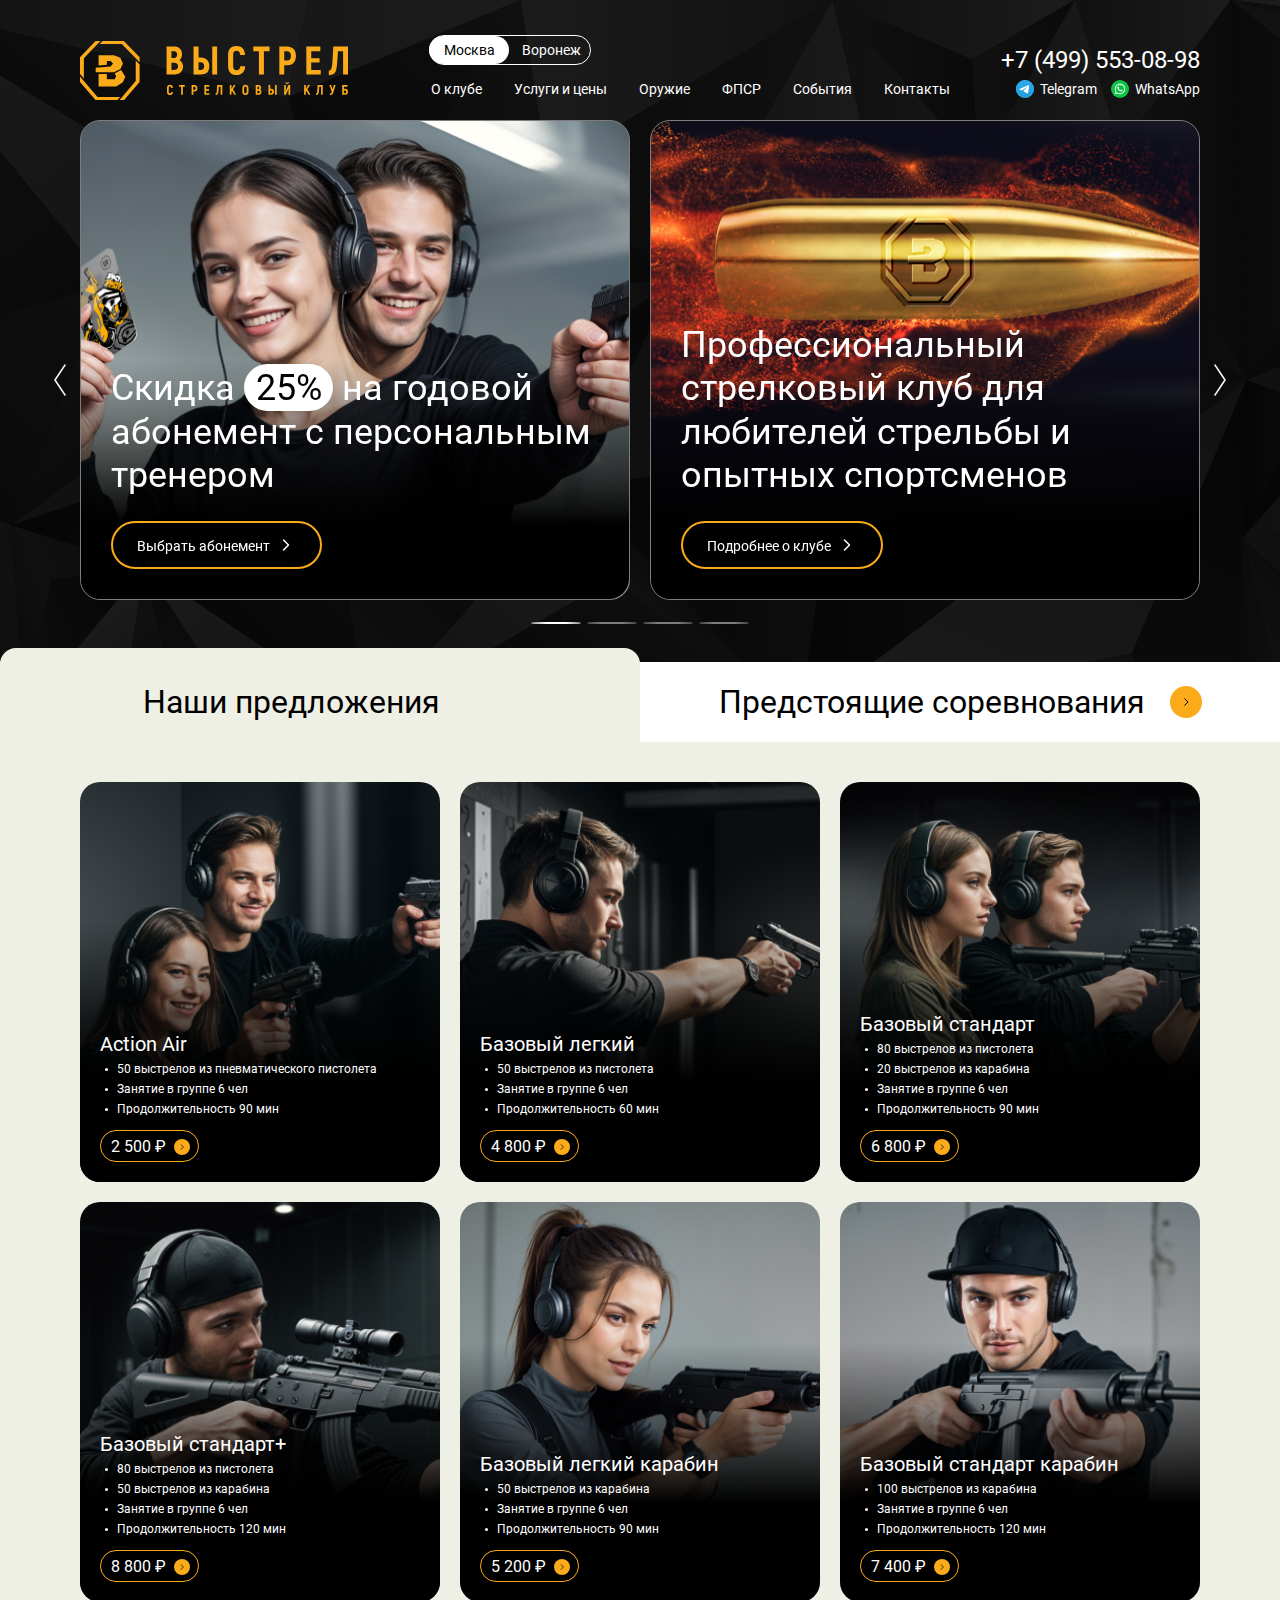
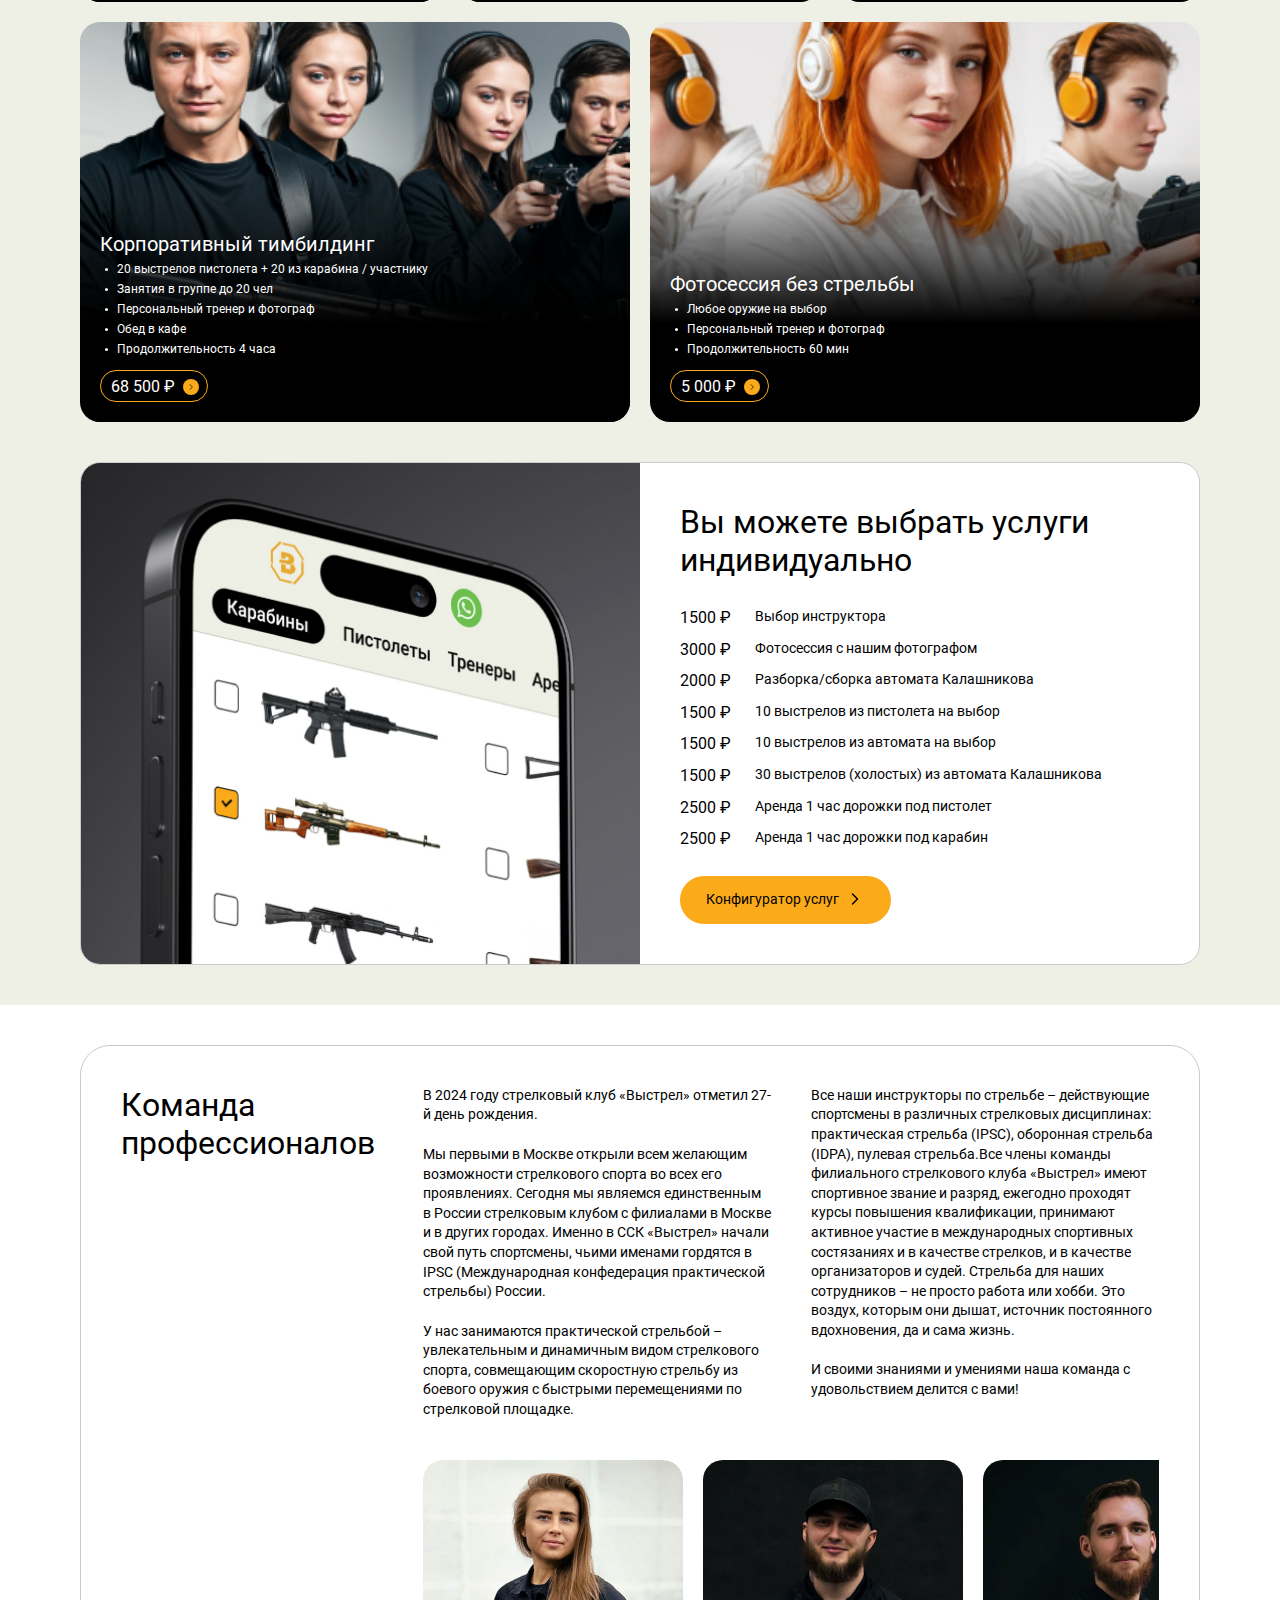
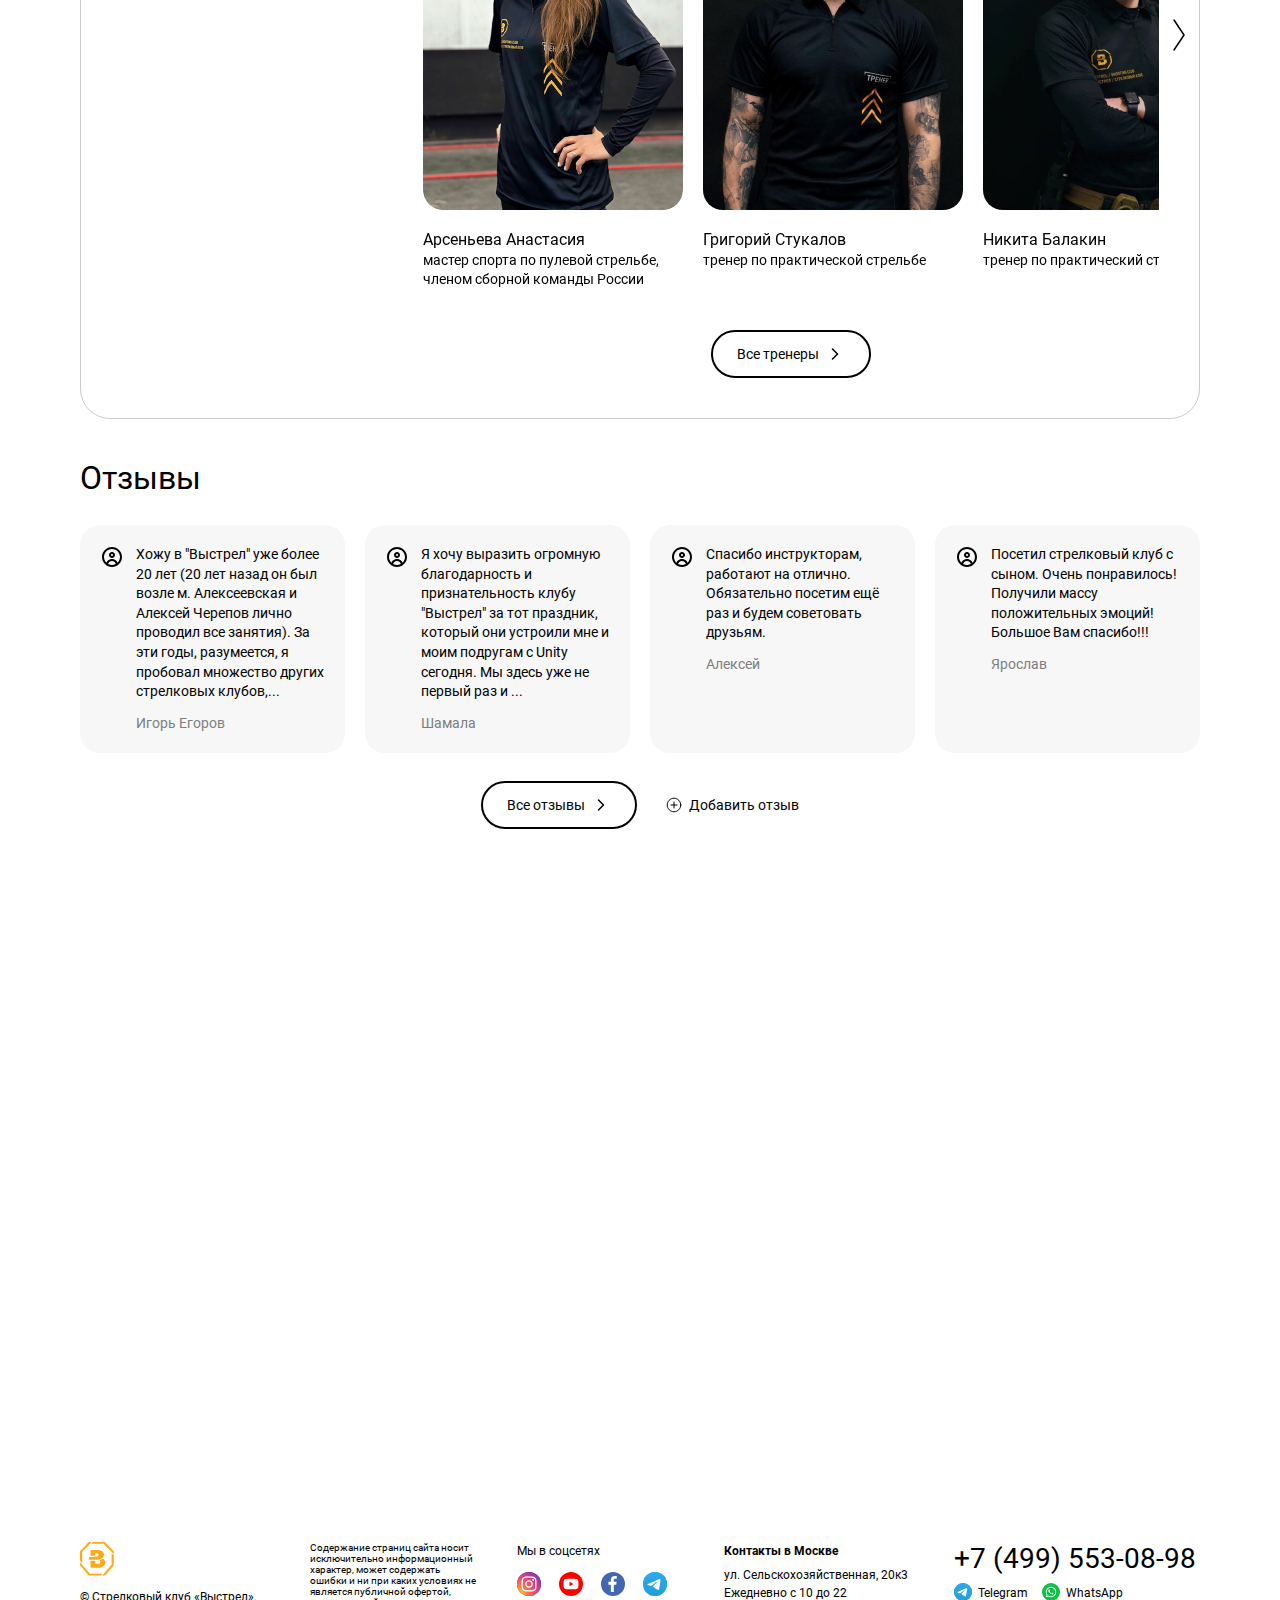
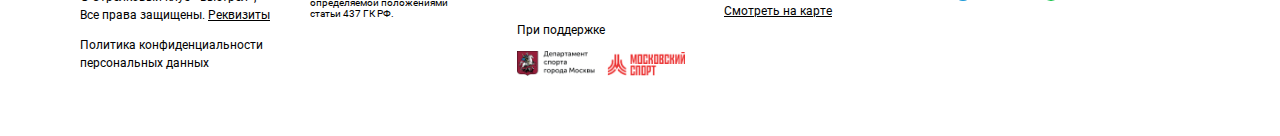
<file: index.html>
<!DOCTYPE html>
<html lang="ru">
<head>
  <meta charset="utf-8">
  <title>Default</title>
  <meta name="description" content="">
  <meta http-equiv="X-UA-Compatible" content="IE=edge">
  <meta name="viewport" content="width=device-width, initial-scale=1.0">
  <!-- <link rel="shortcut icon" type="image/x-icon" href="favicon.ico"> -->

  <!-- Fonts -->
  <link rel="stylesheet" href="fonts/stylesheet.css">
  <!-- Fonts END -->

  <!-- Libs -->
  <link rel="stylesheet" href="libs/swiper/swiper.min.css">
  <!-- Libs END -->

  <link rel="stylesheet" href="css/reset.css">
  <link rel="stylesheet" href="css/grid.css">
  <link rel="stylesheet" href="css/main.css">
  <link rel="stylesheet" href="css/media.css">
</head>
<body>
  <div class="wrapper fx-column">
    
    <!-- Main -->

    <main class="main">

      <!-- Hero -->

      <section class="hero">
        <header class="header">
          <div class="container fx fx-between align-center">
            <a href="#" class="logo fx"><img src="img/logo.svg" alt="Logo"></a>
            <div class="city fx">
              <label class="city__item">
                <input type="radio" name="city" checked>
                <span class="city__inner flex-center speed">Москва</span>
              </label>
              <label class="city__item">
                <input type="radio" name="city">
                <span class="city__inner flex-center speed">Воронеж</span>
              </label>
            </div>
            <nav class="nav align-center">
              <ul class="nav__list">
                <li class="nav__item"><a href="#" class="nav__link">О клубе</a></li>
                <li class="nav__item"><a href="#" class="nav__link">Услуги и цены</a></li>
                <li class="nav__item"><a href="#" class="nav__link">Оружие</a></li>
                <li class="nav__item"><a href="#" class="nav__link">ФПСР</a></li>
                <li class="nav__item"><a href="#" class="nav__link">События</a></li>
                <li class="nav__item"><a href="#" class="nav__link">Контакты</a></li>
              </ul>
              <div class="relations">
                <div class="relations__tel text-right"><a href="tel:+74995530898">+7 (499) 553-08-98</a></div>
                <div class="messengers fx fx-end">
                  <a href="#" class="messengers__item"><i class="i-tg"></i>Telegram</a>
                  <a href="#" class="messengers__item"><i class="i-wt"></i>WhatsApp</a>
                </div>
              </div>
              <div class="social">
                <span>Мы в соцсетях</span>
                <div class="social__box fx">
                  <a href="#" class="social__item" style="background: url('img/svg/i-in-s.svg') center/contain no-repeat;"></a>
                  <a href="#" class="social__item" style="background: url('img/svg/i-yu-s.svg') center/contain no-repeat;"></a>
                  <a href="#" class="social__item" style="background: url('img/svg/i-fb-s.svg') center/contain no-repeat;"></a>
                  <a href="#" class="social__item" style="background: url('img/svg/i-tg-s.svg') center/contain no-repeat;"></a>
                </div>
              </div>
            </nav>
            <button class="navbar-toggle">
              <span class="icon-bar speed"></span>
              <span class="icon-bar speed"></span>
              <span class="icon-bar speed"></span>
            </button>
          </div>
        </header>
        <div class="container hero__container">
          <div class="swiper-container hero__sl">
            <div class="swiper-wrapper">
              <a href="#" class="swiper-slide hero__item" style="background: url('img/other/hero-1.jpg') center/cover no-repeat;">
                <p>Скидка <span>25%</span> на годовой абонемент с персональным тренером</p>
                <div class="hero__btn fx">
                  <span class="btn btn--primaryBorder btn--arrow btn--arrowWhite flex-center"><span>Выбрать абонемент</span>
                    <svg viewBox="0 0 20 20" fill="none" xmlns="http://www.w3.org/2000/svg">
                      <path d="M7.5 5L12.5 10L7.5 15" stroke-width="1.5" stroke-linecap="round" stroke-linejoin="round"/>
                    </svg>
                  </span>
                </div>
              </a>
              <a href="#" class="swiper-slide hero__item" style="background: url('img/other/hero-2.jpg') center/cover no-repeat;">
                <p>Профессиональный стрелковый клуб для любителей стрельбы и опытных спортсменов</p>
                <div class="hero__btn fx">
                  <span class="btn btn--primaryBorder btn--arrow btn--arrowWhite flex-center"><span>Подробнее о клубе</span>
                    <svg viewBox="0 0 20 20" fill="none" xmlns="http://www.w3.org/2000/svg">
                      <path d="M7.5 5L12.5 10L7.5 15" stroke-width="1.5" stroke-linecap="round" stroke-linejoin="round"/>
                    </svg>
                  </span>
                </div>
              </a>
              <a href="#" class="swiper-slide hero__item" style="background: url('img/other/hero-3.jpg') center/cover no-repeat;">
                <p>Из новичка в профессионала</p>
                <div class="hero__btn fx">
                  <span class="btn btn--primaryBorder btn--arrow btn--arrowWhite flex-center"><span>Подробнее про обучение</span>
                    <svg viewBox="0 0 20 20" fill="none" xmlns="http://www.w3.org/2000/svg">
                      <path d="M7.5 5L12.5 10L7.5 15" stroke-width="1.5" stroke-linecap="round" stroke-linejoin="round"/>
                    </svg>
                  </span>
                </div>
              </a>
              <a href="#" class="swiper-slide hero__item" style="background: url('img/other/hero-4.jpg') center/cover no-repeat;">
                <p>Скидка 10% в день рождения и компаниям от 5 человек. Скидка 30% членам клуба и IPSC</p>
                <div class="hero__btn fx">
                  <span class="btn btn--primaryBorder btn--arrow btn--arrowWhite flex-center"><span>Как получить скидку</span>
                    <svg viewBox="0 0 20 20" fill="none" xmlns="http://www.w3.org/2000/svg">
                      <path d="M7.5 5L12.5 10L7.5 15" stroke-width="1.5" stroke-linecap="round" stroke-linejoin="round"/>
                    </svg>
                  </span>
                </div>
              </a>
            </div>
            <div class="swiper-pagination flex-center"></div>
          </div>
          <button class="swiper-button swiper-button--white swiper-button-next swiper-button-next-hero flex-center">
            <svg viewBox="0 0 12 32" fill="none" xmlns="http://www.w3.org/2000/svg">
              <path d="M1 1L11 16L1 31" stroke-width="1.5" stroke-linecap="round" stroke-linejoin="round"/>
            </svg>
          </button>
          <button class="swiper-button swiper-button--white swiper-button-prev swiper-button-prev-hero flex-center">
            <svg viewBox="0 0 12 32" fill="none" xmlns="http://www.w3.org/2000/svg">
              <path d="M11 31L1 16L11 1" stroke-width="1.5" stroke-linecap="round" stroke-linejoin="round"/>
            </svg>
          </button>
        </div>
      </section>

      <!-- Tabs -->

      <section class="tabs">
        <div class="tabs__head">
          <div class="container">
            <ul class="tabs__nav fx">
              <li class="tabs__nav-item flex-center speed">Наши <br>предложения<i class="circle-arrow flex-center i-arrow-right speed"></i></li>
              <li class="tabs__nav-item flex-center speed">Предстоящие <br>соревнования<i class="circle-arrow flex-center i-arrow-right speed"></i></li>
            </ul>
          </div>
        </div>
        <div class="container">
          <div class="tabs__content">
            
            <!-- Item -->

            <div class="tabs__item">
              <div class="row services">
                <div class="col-3">
                  <a href="#" class="services__item" style="background: url('img/services/1.jpg') center/cover no-repeat;">
                    <span class="services__name">Action Air</span>
                    <ul class="list-default">
                      <li><span>50 выстрелов из пневматического пистолета</span></li>
                      <li><span>Занятие в группе 6 чел</span></li>
                      <li><span>Продолжительность 90 мин</span></li>
                    </ul>
                    <span class="services__btn fx">
                      <span class="btn btn--primaryBorder flex-center">2 500 ₽<i class="circle-arrow flex-center i-arrow-right speed"></i></span>
                    </span>
                  </a>
                </div>
                <div class="col-3">
                  <a href="#" class="services__item" style="background: url('img/services/2.jpg') center/cover no-repeat;">
                    <span class="services__name">Базовый легкий</span>
                    <ul class="list-default">
                      <li><span>50 выстрелов из пистолета</span></li>
                      <li><span>Занятие в группе 6 чел</span></li>
                      <li><span>Продолжительность 60 мин</span></li>
                    </ul>
                    <span class="services__btn fx">
                      <span class="btn btn--primaryBorder flex-center">4 800 ₽<i class="circle-arrow flex-center i-arrow-right speed"></i></span>
                    </span>
                  </a>
                </div>
                <div class="col-3">
                  <a href="#" class="services__item" style="background: url('img/services/3.jpg') center/cover no-repeat;">
                    <span class="services__name">Базовый стандарт</span>
                    <ul class="list-default">
                      <li><span>80 выстрелов из пистолета</span></li>
                      <li><span>20 выстрелов из карабина</span></li>
                      <li><span>Занятие в группе 6 чел</span></li>
                      <li><span>Продолжительность 90 мин</span></li>
                    </ul>
                    <span class="services__btn fx">
                      <span class="btn btn--primaryBorder flex-center">6 800 ₽<i class="circle-arrow flex-center i-arrow-right speed"></i></span>
                    </span>
                  </a>
                </div>
                <div class="col-3">
                  <a href="#" class="services__item" style="background: url('img/services/4.jpg') center/cover no-repeat;">
                    <span class="services__name">Базовый стандарт+</span>
                    <ul class="list-default">
                      <li><span>80 выстрелов из пистолета</span></li>
                      <li><span>50 выстрелов из карабина</span></li>
                      <li><span>Занятие в группе 6 чел</span></li>
                      <li><span>Продолжительность 120 мин</span></li>
                    </ul>
                    <span class="services__btn fx">
                      <span class="btn btn--primaryBorder flex-center">8 800 ₽<i class="circle-arrow flex-center i-arrow-right speed"></i></span>
                    </span>
                  </a>
                </div>
                <div class="col-3">
                  <a href="#" class="services__item" style="background: url('img/services/5.jpg') center/cover no-repeat;">
                    <span class="services__name">Базовый легкий карабин</span>
                    <ul class="list-default">
                      <li><span>50 выстрелов из карабина</span></li>
                      <li><span>Занятие в группе 6 чел</span></li>
                      <li><span>Продолжительность 90 мин</span></li>
                    </ul>
                    <span class="services__btn fx">
                      <span class="btn btn--primaryBorder flex-center">5 200 ₽<i class="circle-arrow flex-center i-arrow-right speed"></i></span>
                    </span>
                  </a>
                </div>
                <div class="col-3">
                  <a href="#" class="services__item" style="background: url('img/services/6.jpg') center/cover no-repeat;">
                    <span class="services__name">Базовый стандарт карабин</span>
                    <ul class="list-default">
                      <li><span>100 выстрелов из карабина</span></li>
                      <li><span>Занятие в группе 6 чел</span></li>
                      <li><span>Продолжительность 120 мин</span></li>
                    </ul>
                    <span class="services__btn fx">
                      <span class="btn btn--primaryBorder flex-center">7 400 ₽<i class="circle-arrow flex-center i-arrow-right speed"></i></span>
                    </span>
                  </a>
                </div>
                <div class="col-3 services__col-big">
                  <a href="#" class="services__item" style="background: url('img/services/7.jpg') center/cover no-repeat;">
                    <span class="services__name">Корпоративный тимбилдинг</span>
                    <ul class="list-default">
                      <li><span>20 выстрелов пистолета + 20 из карабина / участнику</span></li>
                      <li><span>Занятия в группе до 20 чел</span></li>
                      <li><span>Персональный тренер и фотограф</span></li>
                      <li><span>Обед в кафе</span></li>
                      <li><span>Продолжительность 4 часа</span></li>
                    </ul>
                    <span class="services__btn fx">
                      <span class="btn btn--primaryBorder flex-center">68 500 ₽<i class="circle-arrow flex-center i-arrow-right speed"></i></span>
                    </span>
                  </a>
                </div>
                <div class="col-3 services__col-big">
                  <a href="#" class="services__item" style="background: url('img/services/8.jpg') center/cover no-repeat;">
                    <span class="services__name">Фотосессия без стрельбы</span>
                    <ul class="list-default">
                      <li><span>Любое оружие на выбор</span></li>
                      <li><span>Персональный тренер и фотограф</span></li>
                      <li><span>Продолжительность 60 мин</span></li>
                    </ul>
                    <span class="services__btn fx">
                      <span class="btn btn--primaryBorder flex-center">5 000 ₽<i class="circle-arrow flex-center i-arrow-right speed"></i></span>
                    </span>
                  </a>
                </div>
              </div>
              <div class="row no-gutters individually">
                <div class="col-6">
                  <i class="individually__left" style="background: url('img/other/individually.jpg') center/cover;"></i>
                </div>
                <div class="col-6">
                  <div class="individually__right">
                    <div class="title">
                      <h2>Вы можете выбрать услуги индивидуально</h2>
                    </div>
                    <ul class="individually__list">
                      <li><span>1500 ₽</span>Выбор инструктора</li>
                      <li><span>3000 ₽</span>Фотосессия с нашим фотографом</li>
                      <li><span>2000 ₽</span>Разборка/сборка автомата Калашникова</li>
                      <li><span>1500 ₽</span>10 выстрелов из пистолета на выбор</li>
                      <li><span>1500 ₽</span>10 выстрелов из автомата на выбор</li>
                      <li><span>1500 ₽</span>30 выстрелов (холостых) из автомата Калашникова</li>
                      <li><span>2500 ₽</span>Аренда 1 час дорожки под пистолет</li>
                      <li><span>2500 ₽</span>Аренда 1 час дорожки под карабин</li>
                    </ul>
                    <div class="individually__btn fx">
                      <a href="#" class="btn btn--primary btn--arrow btn--arrowDark flex-center">Конфигуратор услуг
                        <svg viewBox="0 0 20 20" fill="none" xmlns="http://www.w3.org/2000/svg">
                          <path d="M7.5 5L12.5 10L7.5 15" stroke-width="1.5" stroke-linecap="round" stroke-linejoin="round"/>
                        </svg>
                      </a>
                    </div>
                  </div>
                </div>
              </div>
            </div>

            <!-- Item -->

            <div class="tabs__item">
              <div class="events">
                <div class="row">
                  <div class="col-4">
                    <a href="#" class="events__item" style="background: url('img/events/1.jpg') center/cover no-repeat;">
                      <span class="events__status">Завершен</span>
                      <span class="events__name">Caloris</span>
                      <span class="events__info fx fx-wrap">
                        <span class="btn flex-center">26.05</span>
                        <span class="btn flex-center">IPSC</span>
                        <span class="btn btn--primaryBorder flex-center">Подробнее<i class="circle-arrow flex-center i-arrow-right speed"></i></span>
                      </span>
                    </a>
                  </div>
                  <div class="col-4">
                    <a href="#" class="events__item" style="background: url('img/events/1.jpg') center/cover no-repeat;">
                      <span class="events__status">Завершен</span>
                      <span class="events__name">Caloris</span>
                      <span class="events__info fx fx-wrap">
                        <span class="btn flex-center">26.05</span>
                        <span class="btn flex-center">IPSC</span>
                        <span class="btn btn--primaryBorder flex-center">Подробнее<i class="circle-arrow flex-center i-arrow-right speed"></i></span>
                      </span>
                    </a>
                  </div>
                  <div class="col-4">
                    <a href="#" class="events__item" style="background: url('img/events/1.jpg') center/cover no-repeat;">
                      <span class="events__status">Завершен</span>
                      <span class="events__name">Caloris</span>
                      <span class="events__info fx fx-wrap">
                        <span class="btn flex-center">26.05</span>
                        <span class="btn flex-center">IPSC</span>
                        <span class="btn btn--primaryBorder flex-center">Подробнее<i class="circle-arrow flex-center i-arrow-right speed"></i></span>
                      </span>
                    </a>
                  </div>
                  <div class="col-4">
                    <a href="#" class="events__item" style="background: url('img/events/1.jpg') center/cover no-repeat;">
                      <span class="events__status">Завершен</span>
                      <span class="events__name">Caloris</span>
                      <span class="events__info fx fx-wrap">
                        <span class="btn flex-center">26.05</span>
                        <span class="btn flex-center">IPSC</span>
                        <span class="btn btn--primaryBorder flex-center">Подробнее<i class="circle-arrow flex-center i-arrow-right speed"></i></span>
                      </span>
                    </a>
                  </div>
                  <div class="col-4">
                    <a href="#" class="events__item" style="background: url('img/events/1.jpg') center/cover no-repeat;">
                      <span class="events__status">Завершен</span>
                      <span class="events__name">Caloris</span>
                      <span class="events__info fx fx-wrap">
                        <span class="btn flex-center">26.05</span>
                        <span class="btn flex-center">IPSC</span>
                        <span class="btn btn--primaryBorder flex-center">Подробнее<i class="circle-arrow flex-center i-arrow-right speed"></i></span>
                      </span>
                    </a>
                  </div>
                  <div class="col-4">
                    <a href="#" class="events__item" style="background: url('img/events/1.jpg') center/cover no-repeat;">
                      <span class="events__status">Завершен</span>
                      <span class="events__name">Caloris</span>
                      <span class="events__info fx fx-wrap">
                        <span class="btn flex-center">26.05</span>
                        <span class="btn flex-center">IPSC</span>
                        <span class="btn btn--primaryBorder flex-center">Подробнее<i class="circle-arrow flex-center i-arrow-right speed"></i></span>
                      </span>
                    </a>
                  </div>
                </div>
                <div class="events__btn flex-center">
                  <a href="#" class="btn btn--secondBorder btn--arrow btn--arrowDark flex-center">Архив мероприятий
                    <svg viewBox="0 0 20 20" fill="none" xmlns="http://www.w3.org/2000/svg">
                      <path d="M7.5 5L12.5 10L7.5 15" stroke-width="1.5" stroke-linecap="round" stroke-linejoin="round"/>
                    </svg>
                  </a>
                </div>
              </div>
            </div>

          </div>
        </div>
      </section>

      <!-- Team -->
      
      <section class="team">
        <div class="container">
          <div class="team__box">
            <div class="row">
              <div class="col-auto col-small">
                <div class="title">
                  <h2>Команда профессионалов</h2>
                </div>
              </div>
              <div class="col-auto col-big">
                <div class="row">
                  <div class="col-6">
                    <div class="paragraph">
                      <p>В 2024 году стрелковый клуб «Выстрел» отметил 27-й день рождения.</p>
                      <p>Мы первыми в Москве открыли всем желающим возможности стрелкового спорта во всех его проявлениях. Сегодня мы являемся единственным в России стрелковым клубом с филиалами в Москве и в других городах. Именно в ССК «Выстрел» начали свой путь спортсмены, чьими именами гордятся в IPSC (Международная конфедерация практической стрельбы) России.</p>
                      <p>У нас занимаются практической стрельбой – увлекательным и динамичным видом стрелкового спорта, совмещающим скоростную стрельбу из боевого оружия с быстрыми перемещениями по стрелковой площадке.</p>
                    </div>
                  </div>
                  <div class="col-6">
                    <div class="paragraph">
                      <p>Все наши инструкторы по стрельбе – действующие спортсмены в различных стрелковых дисциплинах: практическая стрельба (IPSC), оборонная стрельба (IDPA), пулевая стрельба.Все члены команды филиального стрелкового клуба «Выстрел» имеют спортивное звание и разряд, ежегодно проходят курсы повышения квалификации, принимают активное участие в международных спортивных состязаниях и в качестве стрелков, и в качестве организаторов и судей. Стрельба для наших сотрудников – не просто работа или хобби. Это воздух, которым они дышат, источник постоянного вдохновения, да и сама жизнь.</p>
                      <p>И своими знаниями и умениями наша команда с удовольствием делится с вами!</p>
                    </div>
                  </div>
                </div>
                <div class="team__slider">
                  <div class="swiper-container team__sl">
                    <div class="swiper-wrapper">
                      <div class="swiper-slide team__item">
                        <i style="background: url('img/team/1.jpg') center/cover no-repeat;"></i>
                        <span>Арсеньева Анастасия</span>
                        <p>мастер спорта по пулевой стрельбе, членом сборной команды России</p>
                      </div>
                      <div class="swiper-slide team__item">
                        <i style="background: url('img/team/2.jpg') center/cover no-repeat;"></i>
                        <span>Григорий Стукалов</span>
                        <p>тренер по практической стрельбе</p>
                      </div>
                      <div class="swiper-slide team__item">
                        <i style="background: url('img/team/3.jpg') center/cover no-repeat;"></i>
                        <span>Никита Балакин</span>
                        <p>тренер по практический стрельбе</p>
                      </div>
                      <div class="swiper-slide team__item">
                        <i style="background: url('img/team/4.jpg') center/cover no-repeat;"></i>
                        <span>Дада Джениффер Диана Олавале</span>
                        <p>тренер по практической стрельбе</p>
                      </div>
                      <div class="swiper-slide team__item">
                        <i style="background: url('img/team/5.jpg') center/cover no-repeat;"></i>
                        <span>Ибрагим Сатуев</span>
                        <p>инструктор по тактико-специальной и огневой подготовке.</p>
                      </div>
                    </div>
                  </div>
                  <button class="swiper-button swiper-button-next swiper-button-next-team">
                    <svg viewBox="0 0 12 32" fill="none" xmlns="http://www.w3.org/2000/svg">
                      <path d="M1 1L11 16L1 31" stroke-width="1.5" stroke-linecap="round" stroke-linejoin="round"/>
                    </svg>
                  </button>
                  <button class="swiper-button swiper-button-prev swiper-button-prev-team">
                    <svg viewBox="0 0 12 32" fill="none" xmlns="http://www.w3.org/2000/svg">
                      <path d="M11 31L1 16L11 1" stroke-width="1.5" stroke-linecap="round" stroke-linejoin="round"/>
                    </svg>
                  </button>
                </div>
                <div class="team__btn flex-center">
                  <a href="#" class="btn btn--secondBorder btn--arrow btn--arrowDark flex-center">Все тренеры
                    <svg viewBox="0 0 20 20" fill="none" xmlns="http://www.w3.org/2000/svg">
                      <path d="M7.5 5L12.5 10L7.5 15" stroke-width="1.5" stroke-linecap="round" stroke-linejoin="round"/>
                    </svg>
                  </a>
                </div>
              </div>
            </div>
          </div>
        </div>
      </section>

      <!-- Info -->

      <section class="info">
        <div class="container">
          <div class="title">
            <h2>Отзывы</h2>
          </div>
          <div class="row">
            <div class="col-auto">
              <div class="info__item">
                <i style="background: url('img/svg/i-user.svg') center/contain no-repeat;"></i>
                <p>Хожу в "Выстрел" уже более 20 лет (20 лет назад он был возле м. Алексеевская и Алексей Черепов лично проводил все занятия). За эти годы, разумеется, я пробовал множество других стрелковых клубов,...</p>
                <span>Игорь Егоров</span>
              </div>
            </div>
            <div class="col-auto">
              <div class="info__item">
                <i style="background: url('img/svg/i-user.svg') center/contain no-repeat;"></i>
                <p>Я хочу выразить огромную благодарность и признательность клубу "Выстрел" за тот праздник, который они устроили мне и моим подругам с Unity сегодня. Мы здесь уже не первый раз и ...</p>
                <span>Шамала</span>
              </div>
            </div>
            <div class="col-auto">
              <div class="info__item">
                <i style="background: url('img/svg/i-user.svg') center/contain no-repeat;"></i>
                <p>Спасибо инструкторам, работают на отлично. Обязательно посетим ещё раз и будем советовать друзьям.</p>
                <span>Алексей</span>
              </div>
            </div>
            <div class="col-auto">
              <div class="info__item">
                <i style="background: url('img/svg/i-user.svg') center/contain no-repeat;"></i>
                <p>Посетил стрелковый клуб с сыном. Очень понравилось! Получили массу положительных эмоций! Большое Вам спасибо!!!</p>
                <span>Ярослав</span>
              </div>
            </div>
            <div class="col-auto">
              <div class="info__item">
                <i style="background: url('img/svg/i-user.svg') center/contain no-repeat;"></i>
                <p>Побывали с молодым человеком в первый раз, решила устроить сюрприз. Переживала, что будет многое непонятно и не получим достаточное удовольствие от знакомства с оружием и...</p>
                <span>Альбина</span>
              </div>
            </div>
          </div>
          <div class="info__btns flex-center">
            <a href="#" class="btn btn--secondBorder btn--arrow btn--arrowDark flex-center">Все отзывы
              <svg viewBox="0 0 20 20" fill="none" xmlns="http://www.w3.org/2000/svg">
                <path d="M7.5 5L12.5 10L7.5 15" stroke-width="1.5" stroke-linecap="round" stroke-linejoin="round"/>
              </svg>
            </a>
            <a href="#" class="more flex-center">
              <svg viewBox="0 0 18 18" fill="none" xmlns="http://www.w3.org/2000/svg">
                <path d="M6 9H12M9 6V12M15.75 9C15.75 12.7279 12.7279 15.75 9 15.75C5.27208 15.75 2.25 12.7279 2.25 9C2.25 5.27208 5.27208 2.25 9 2.25C12.7279 2.25 15.75 5.27208 15.75 9Z" stroke="black" stroke-linecap="round" stroke-linejoin="round"/>
              </svg>Добавить отзыв
            </a>
          </div>
        </div>
      </section>

      <!-- Map -->

      <div class="map" id="map"></div>

    </main>
    
    <!-- Footer -->

    <footer class="footer">
      <div class="container fx fx-between">
        <div class="footer__item footer__item--1 fx">
          <a href="#" class="footer__logo fx"><img src="img/logo-small.svg" alt="Logo"></a>
          <div class="footer__info">
            <p class="footer__copy">&copy; Стрелковый клуб «Выстрел», Все права защищены. <a href="#">Реквизиты</a></p>
            <p class="footer__data"><a href="#">Политика конфиденциальности персональных данных</a></p>
          </div>
        </div>
        <div class="footer__item footer__item--2">
          <p>Содержание страниц сайта носит исключительно информационный характер, может содержать ошибки и ни при каких условиях не является публичной офертой, определяемой положениями статьи 437 ГК РФ.</p>
        </div>
        <div class="footer__item footer__item--3">
          <div class="social fx align-center">
            <span>Мы в соцсетях</span>
            <div class="social__box fx">
              <a href="#" class="social__item" style="background: url('img/svg/i-in-s.svg') center/contain no-repeat;"></a>
              <a href="#" class="social__item" style="background: url('img/svg/i-yu-s.svg') center/contain no-repeat;"></a>
              <a href="#" class="social__item" style="background: url('img/svg/i-fb-s.svg') center/contain no-repeat;"></a>
              <a href="#" class="social__item" style="background: url('img/svg/i-tg-s.svg') center/contain no-repeat;"></a>
            </div>
          </div>
          <div class="supported-by fx align-center">
            <span>При поддержке</span>
            <div class="supported-by__box fx align-center">
              <img src="img/other/supported-by-1.png" alt="Img">
              <img src="img/other/supported-by-2.png" alt="Img">
            </div>
          </div>
        </div>
        <div class="footer__item footer__item--4">
          <div class="cont fx">
            <div class="cont__img fx"><img src="img/other/cont.png" alt="Img"></div>
            <div class="cont__data">
              <span>Контакты в Москве</span>
              <p>ул. Сельскохозяйственная, 20к3</p>
              <p>Ежедневно с 10 до 22</p>
              <p><a href="#">Смотреть на карте</a></p>
            </div>
          </div>
        </div>
        <div class="footer__item footer__item--5">
          <div class="relations">
            <div class="relations__tel"><a href="tel:+74995530898">+7 (499) 553-08-98</a></div>
            <div class="messengers fx">
              <a href="#" class="messengers__item"><i class="i-tg"></i>Telegram</a>
              <a href="#" class="messengers__item"><i class="i-wt"></i>WhatsApp</a>
            </div>
          </div>
        </div>
      </div>
    </footer>

  </div>

  <script src="libs/jquery/jquery-3.4.0.min.js"></script>
  <script src="https://api-maps.yandex.ru/2.1/?lang=ru_RU"></script>
  <script src="libs/swiper/swiper.min.js"></script>
  <script src="js/main.js"></script>
  <!-- Yandex.Metrika counter --><!-- /Yandex.Metrika counter -->
  <!-- Google Analytics counter --><!-- /Google Analytics counter -->

  <script>
    
    // Map
    ymaps.ready(init);
      var myMap, 
          myPlacemark;

      function init(){ 
        myMap = new ymaps.Map("map", {
          center: [55.77201328731453,37.65185745703124],
          zoom: 11,
          controls: ['zoomControl']
        });
        
        myPlacemark = new ymaps.Placemark([55.83818706889036,37.64287799999998], {});
        
        myMap.geoObjects.add(myPlacemark);
        myMap.behaviors.disable([
          'scrollZoom'
        ]);

        if( $(window).width() < 1025) {
          myMap.behaviors.disable([
            'drag',
            'scrollZoom'
          ]);
        }

      }

  </script>
</body>
</html>
</file>
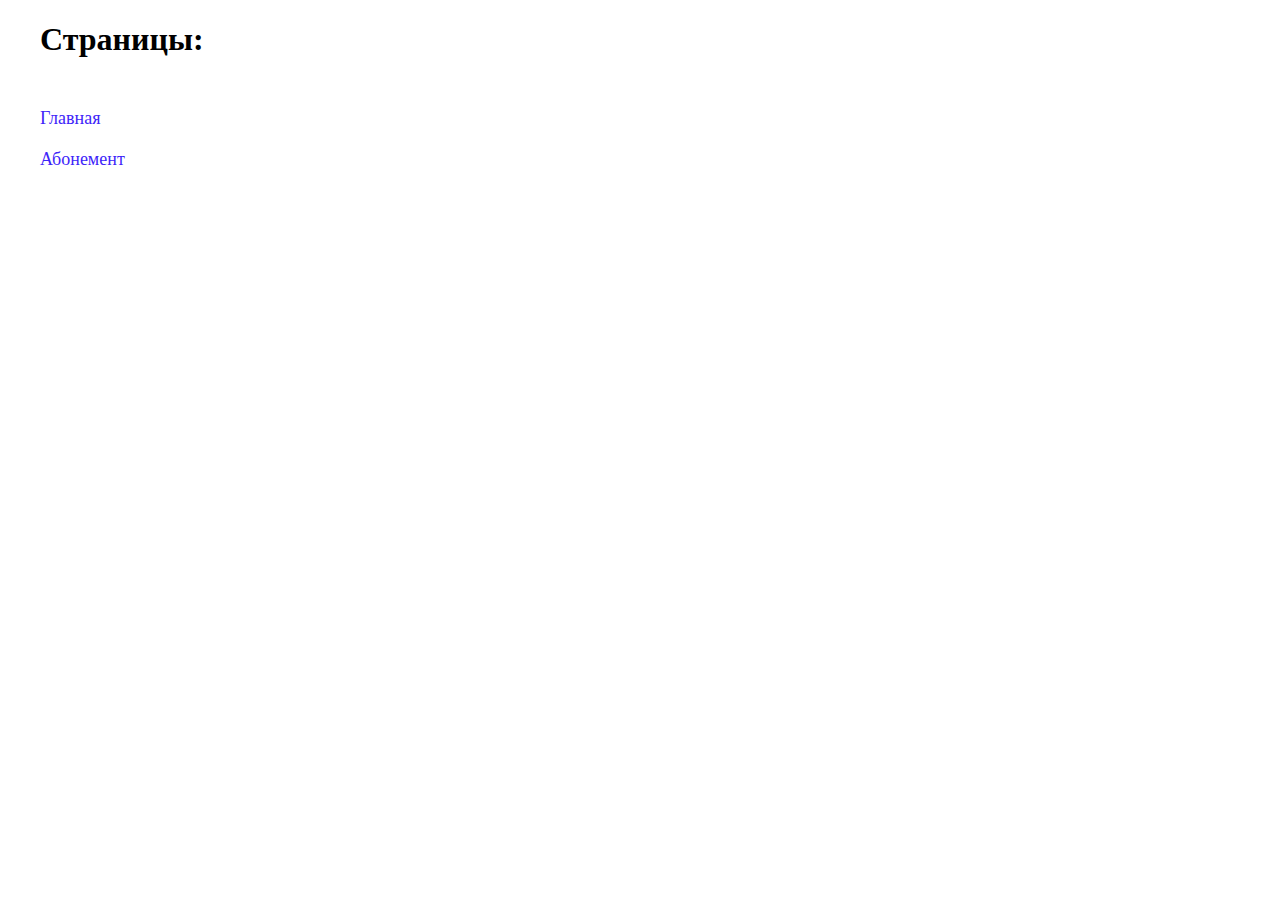
<file: sitemap.html>
<!DOCTYPE html>
<html lang="en">
<head>
  <meta charset="UTF-8">
  <title>Страницы</title>
  <meta name="viewport" content="width=device-width, initial-scale=1.0" />
  <style>
    .container {
      width: 1200px;padding: 0 15px;margin: 0 auto;
    }
    ul, li {
      list-style: none;
    }
    ul {
      padding-left: 0;
      margin-top: 50px;
    }
    li:not(:last-child) {
      margin-bottom: 20px;
    }
    a {
      color: #3e25f9;
      font-size: 18px;
      text-decoration: none;
    }
    a:hover {
      text-decoration: underline;
    }
  </style>
</head>
<body>
  <div class="container">
    <h1>Страницы:</h1>
    <ul>
      <li><a href="index.html" target="_blank">Главная</a></li>
      <li><a href="subscription.html" target="_blank">Абонемент</a></li>
    </ul>
  </div>
</body>
</html>
</file>
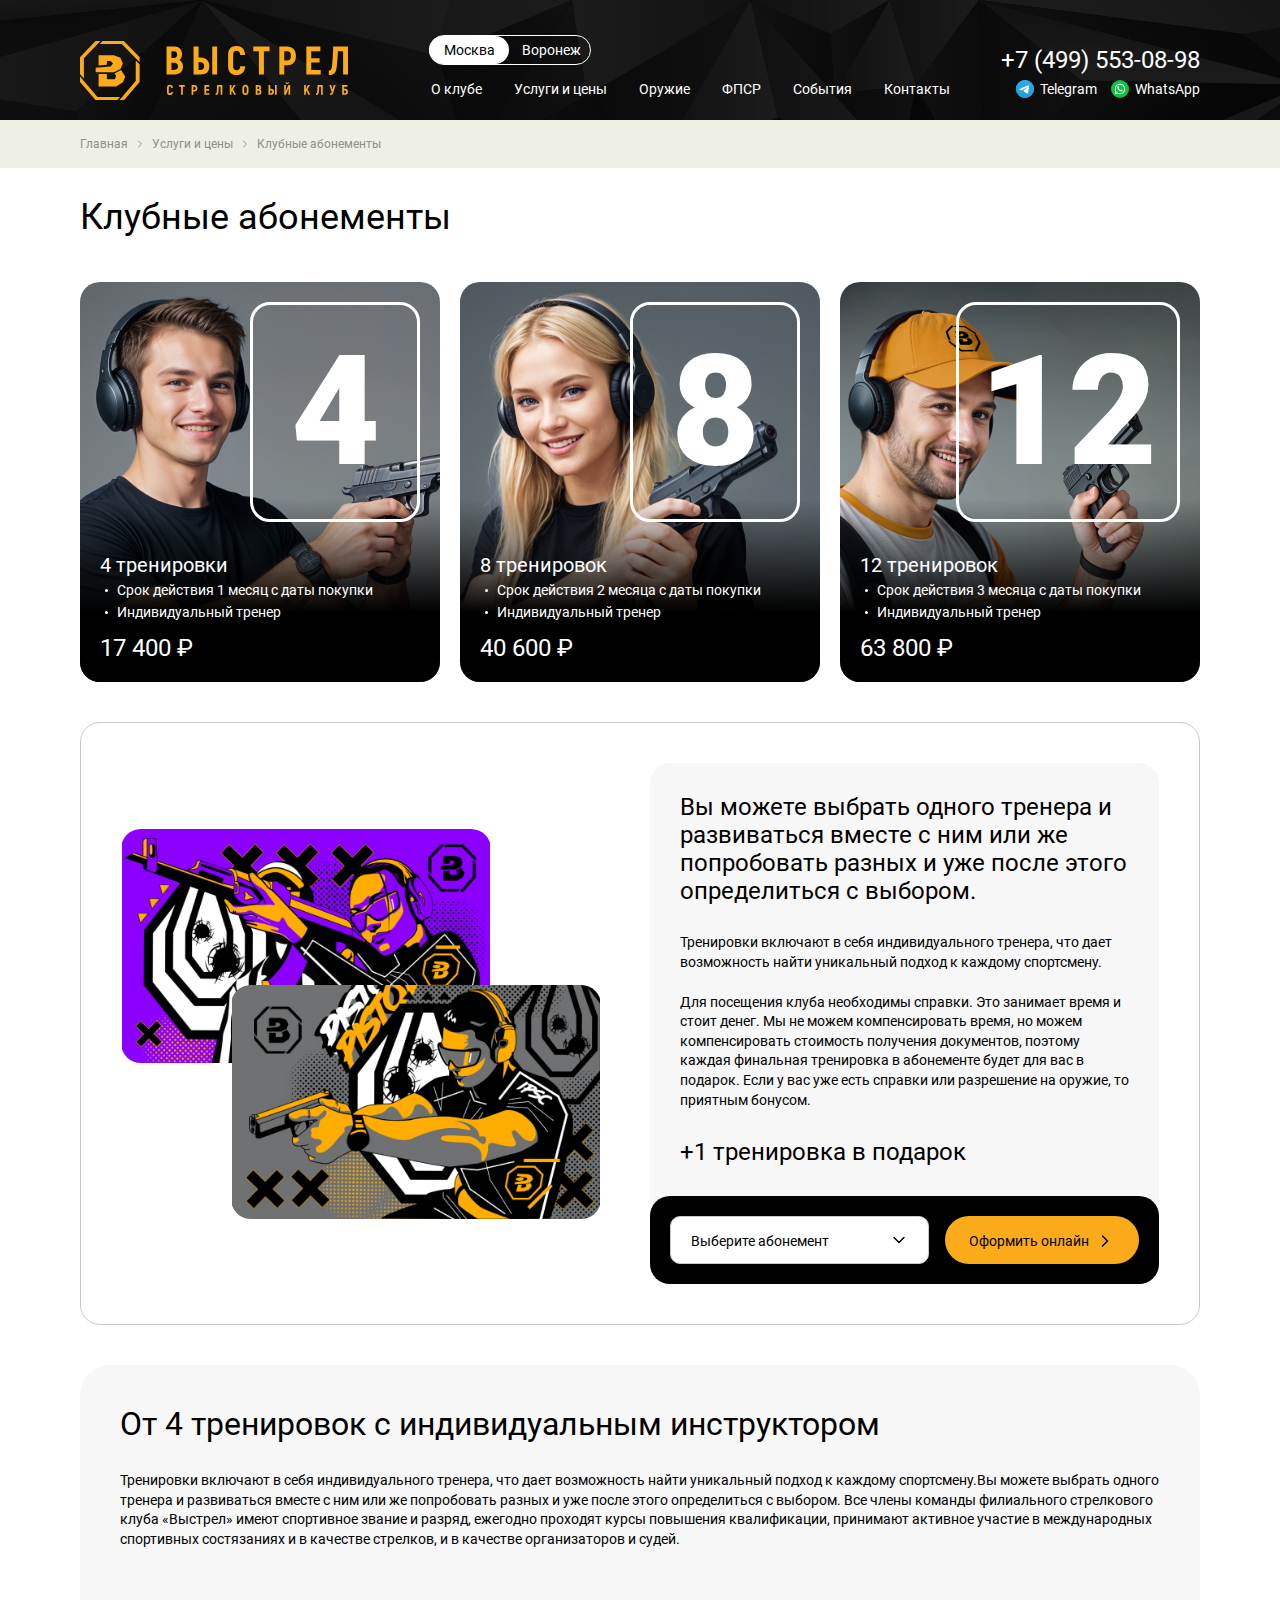
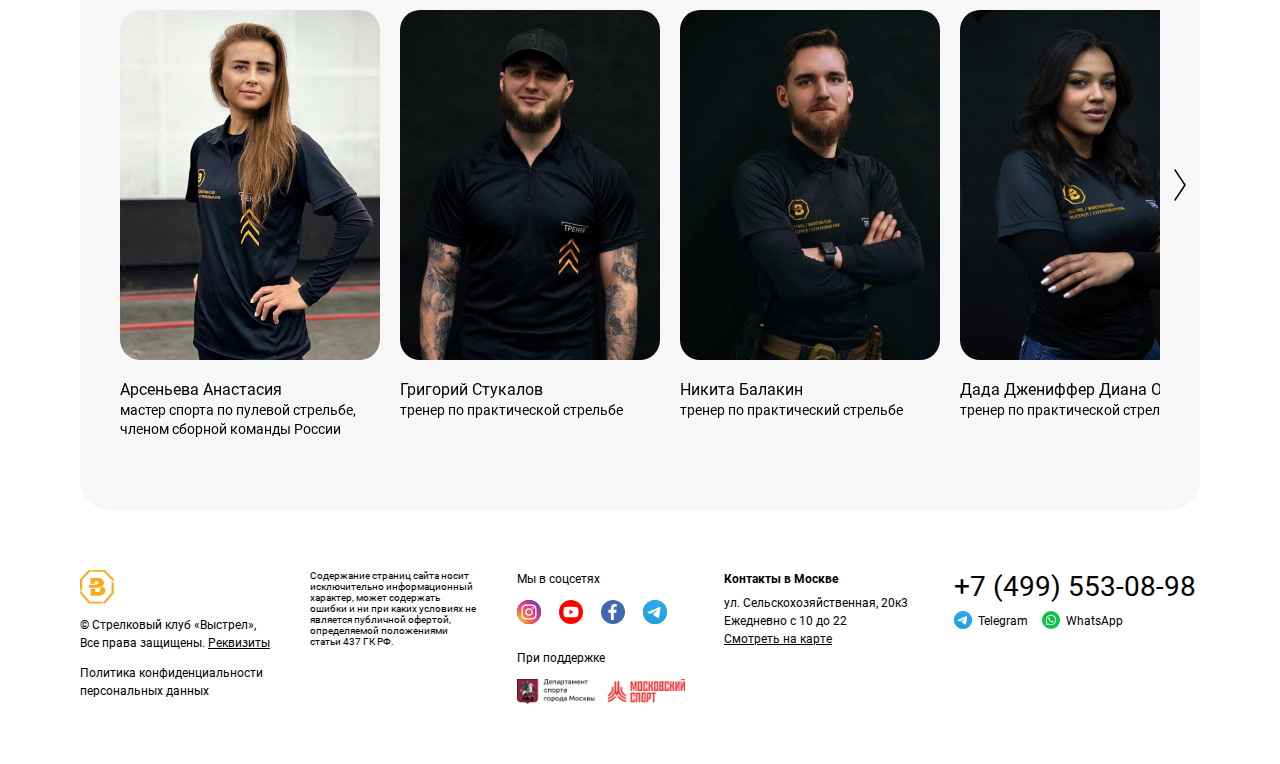
<file: subscription.html>
<!DOCTYPE html>
<html lang="ru">
<head>
  <meta charset="utf-8">
  <title>Default</title>
  <meta name="description" content="">
  <meta http-equiv="X-UA-Compatible" content="IE=edge">
  <meta name="viewport" content="width=device-width, initial-scale=1.0">
  <!-- <link rel="shortcut icon" type="image/x-icon" href="favicon.ico"> -->

  <!-- Fonts -->
  <link rel="stylesheet" href="fonts/stylesheet.css">
  <!-- Fonts END -->

  <!-- Libs -->
  <link rel="stylesheet" href="libs/swiper/swiper.min.css">
  <!-- Libs END -->

  <link rel="stylesheet" href="css/reset.css">
  <link rel="stylesheet" href="css/grid.css">
  <link rel="stylesheet" href="css/main.css">
  <link rel="stylesheet" href="css/media.css">
</head>
<body>
  <div class="wrapper fx-column">

    <!-- Header -->

    <header class="header">
      <div class="container fx fx-between align-center">
        <a href="#" class="logo fx"><img src="img/logo.svg" alt="Logo"></a>
        <div class="city fx">
          <label class="city__item">
            <input type="radio" name="city" checked>
            <span class="city__inner flex-center speed">Москва</span>
          </label>
          <label class="city__item">
            <input type="radio" name="city">
            <span class="city__inner flex-center speed">Воронеж</span>
          </label>
        </div>
        <nav class="nav align-center">
          <ul class="nav__list">
            <li class="nav__item"><a href="#" class="nav__link">О клубе</a></li>
            <li class="nav__item"><a href="#" class="nav__link">Услуги и цены</a></li>
            <li class="nav__item"><a href="#" class="nav__link">Оружие</a></li>
            <li class="nav__item"><a href="#" class="nav__link">ФПСР</a></li>
            <li class="nav__item"><a href="#" class="nav__link">События</a></li>
            <li class="nav__item"><a href="#" class="nav__link">Контакты</a></li>
          </ul>
          <div class="relations">
            <div class="relations__tel text-right"><a href="tel:+74995530898">+7 (499) 553-08-98</a></div>
            <div class="messengers fx fx-end">
              <a href="#" class="messengers__item"><i class="i-tg"></i>Telegram</a>
              <a href="#" class="messengers__item"><i class="i-wt"></i>WhatsApp</a>
            </div>
          </div>
          <div class="social">
            <span>Мы в соцсетях</span>
            <div class="social__box fx">
              <a href="#" class="social__item" style="background: url('img/svg/i-in-s.svg') center/contain no-repeat;"></a>
              <a href="#" class="social__item" style="background: url('img/svg/i-yu-s.svg') center/contain no-repeat;"></a>
              <a href="#" class="social__item" style="background: url('img/svg/i-fb-s.svg') center/contain no-repeat;"></a>
              <a href="#" class="social__item" style="background: url('img/svg/i-tg-s.svg') center/contain no-repeat;"></a>
            </div>
          </div>
        </nav>
        <button class="navbar-toggle">
          <span class="icon-bar speed"></span>
          <span class="icon-bar speed"></span>
          <span class="icon-bar speed"></span>
        </button>
      </div>
    </header>
    
    <!-- Main -->

    <main class="main">

      <!-- Breadcrumb -->

      <nav class="breadcrumb">
        <div class="container">
          <ul class="breadcrumb__list fx fx-wrap">
            <li class="breadcrumb__item">
              <a href="#">Главная</a>
            </li>
            <li class="breadcrumb__item">
              <a href="#">Услуги и цены</a>
            </li>
            <li class="breadcrumb__item active">
              Клубные абонементы
            </li>
          </ul>
        </div>
      </nav>

      <!-- Subscription -->

      <section class="subscription">
        <div class="container">
          <div class="title">
            <h1>Клубные абонементы</h1>
          </div>
          <div class="row">
            <div class="col-4">
              <div class="subscription__item" style="background: url('img/other/subscription-1.jpg') center/cover no-repeat;">
                <span class="subscription__num flex-center">4</span>
                <p class="subscription__name">4 тренировки</p>
                <ul class="list-default">
                  <li><span>Срок действия 1 месяц с даты покупки</span></li>
                  <li><span>Индивидуальный тренер</span></li>
                </ul>
                <p class="subscription__price">17 400 ₽</p>
              </div>
            </div>
            <div class="col-4">
              <div class="subscription__item" style="background: url('img/other/subscription-2.jpg') center/cover no-repeat;">
                <span class="subscription__num flex-center">8</span>
                <p class="subscription__name">8 тренировок</p>
                <ul class="list-default">
                  <li><span>Срок действия 2 месяца с даты покупки</span></li>
                  <li><span>Индивидуальный тренер</span></li>
                </ul>
                <p class="subscription__price">40 600 ₽</p>
              </div>
            </div>
            <div class="col-4">
              <div class="subscription__item" style="background: url('img/other/subscription-3.jpg') center/cover no-repeat;">
                <span class="subscription__num flex-center">12</span>
                <p class="subscription__name">12 тренировок</p>
                <ul class="list-default">
                  <li><span>Срок действия 3 месяца с даты покупки</span></li>
                  <li><span>Индивидуальный тренер</span></li>
                </ul>
                <p class="subscription__price">63 800 ₽</p>
              </div>
            </div>
          </div>
        </div>
      </section>

      <!-- Information -->

      <section class="information">
        <div class="container">
          <div class="information__box">
            <div class="row align-center">
              <div class="col-6">
                <div class="cards">
                  <i class="cards__item cards__item--1" style="background: url('img/other/cards-1.jpg') center/contain no-repeat;"></i>
                  <i class="cards__item cards__item--2" style="background: url('img/other/cards-2.jpg') center/contain no-repeat;"></i>
                </div>
              </div>
              <div class="col-6">
                <div class="information__item information__item--text">
                  <div class="title">
                    <h3>Вы можете выбрать одного тренера и развиваться вместе с ним или же попробовать разных и уже после этого определиться с выбором.</h3>
                  </div>
                  <div class="paragraph">
                    <p>Тренировки включают в себя индивидуального тренера, что дает возможность найти уникальный подход к каждому спортсмену.</p>
                    <p>Для посещения клуба необходимы справки. Это занимает время и стоит денег. Мы не можем компенсировать время, но можем компенсировать стоимость получения документов, поэтому каждая финальная тренировка в абонементе будет для вас в подарок. Если у вас уже есть справки или разрешение на оружие, то приятным бонусом.</p>
                  </div>
                  <h3 class="information__bott">+1 тренировка в подарок</h3>
                  <div class="information__select fx">
                    <div class="form__field form__field--select">
                      <select>
                        <option>Выберите абонемент</option>
                        <option>Выберите абонемент 111</option>
                        <option>Выберите абонемент 23331</option>
                      </select>
                    </div>
                    <button class="btn btn--primary btn--arrow btn--arrowDark flex-center information-form-js">Оформить онлайн
                      <svg viewBox="0 0 20 20" fill="none" xmlns="http://www.w3.org/2000/svg">
                        <path d="M7.5 5L12.5 10L7.5 15" stroke-width="1.5" stroke-linecap="round" stroke-linejoin="round"/>
                      </svg>
                    </button>
                  </div>
                </div>
                <div class="information__item information__item--form">
                  <div class="title">
                    <h3>
                      <a href="#" class="back back--js">
                        <svg viewBox="0 0 18 16" fill="none" xmlns="http://www.w3.org/2000/svg">
                          <path d="M8.00568 16L0.369318 8.36364L8.00568 0.727273L9.31818 2.02273L3.91477 7.42614H17.9091V9.30114H3.91477L9.31818 14.6875L8.00568 16Z" fill="white"/>
                        </svg>
                      </a>
                      Оформление абонемента
                    </h3>
                  </div>
                  <form action="#" class="form information__form">
                    <div class="form__field form__field--select">
                      <select>
                        <option>8 тренировок *</option>
                        <option>12 тренировок *</option>
                        <option>20 тренировок *</option>
                      </select>
                    </div>
                    <label class="form__field"><input type="text" placeholder="Ваше ФИО *"></label>
                    <label class="form__field"><textarea placeholder="Контактный телефон (вам перезвонит менеджер) *"></textarea></label>
                    <label class="form__field"><input type="text" placeholder="E-mail *"></label>
                    <label class="form__field"><textarea placeholder="Паспортные данные (для ускорения оформления)"></textarea></label>
                    <div class="information__form-bott fx fx-between align-center">
                      <button class="btn btn--primary btn--arrow btn--arrowDark flex-center">Оформить онлайн
                        <svg viewBox="0 0 20 20" fill="none" xmlns="http://www.w3.org/2000/svg">
                          <path d="M7.5 5L12.5 10L7.5 15" stroke-width="1.5" stroke-linecap="round" stroke-linejoin="round"/>
                        </svg>
                      </button>
                      <p>Нажимая Отправить Вы даете свое согласие на обработку персональных данных</p>
                    </div>
                  </form>
                </div>
              </div>
            </div>
          </div>
        </div>
      </section>

      <!-- Offers -->

      <section class="offers">
        <div class="container">
          <div class="offers__box">
            <div class="title">
              <h2>От 4 тренировок с индивидуальным инструктором</h2>
            </div>
            <div class="paragraph">
              <p>Тренировки включают в себя индивидуального тренера, что дает возможность найти уникальный подход к каждому спортсмену.Вы можете выбрать одного тренера и развиваться вместе с ним или же попробовать разных и уже после этого определиться с выбором. Все члены команды филиального стрелкового клуба «Выстрел» имеют спортивное звание и разряд, ежегодно проходят курсы повышения квалификации, принимают активное участие в международных спортивных состязаниях и в качестве стрелков, и в качестве организаторов и судей.</p>
            </div>
            <div class="team__slider">
              <div class="swiper-container team__sl-inner">
                <div class="swiper-wrapper">
                  <div class="swiper-slide team__item">
                    <i style="background: url('img/team/1.jpg') center/cover no-repeat;"></i>
                    <span>Арсеньева Анастасия</span>
                    <p>мастер спорта по пулевой стрельбе, членом сборной команды России</p>
                  </div>
                  <div class="swiper-slide team__item">
                    <i style="background: url('img/team/2.jpg') center/cover no-repeat;"></i>
                    <span>Григорий Стукалов</span>
                    <p>тренер по практической стрельбе</p>
                  </div>
                  <div class="swiper-slide team__item">
                    <i style="background: url('img/team/3.jpg') center/cover no-repeat;"></i>
                    <span>Никита Балакин</span>
                    <p>тренер по практический стрельбе</p>
                  </div>
                  <div class="swiper-slide team__item">
                    <i style="background: url('img/team/4.jpg') center/cover no-repeat;"></i>
                    <span>Дада Джениффер Диана Олавале</span>
                    <p>тренер по практической стрельбе</p>
                  </div>
                  <div class="swiper-slide team__item">
                    <i style="background: url('img/team/5.jpg') center/cover no-repeat;"></i>
                    <span>Ибрагим Сатуев</span>
                    <p>инструктор по тактико-специальной и огневой подготовке.</p>
                  </div>
                  <div class="swiper-slide team__item">
                    <i style="background: url('img/team/5.jpg') center/cover no-repeat;"></i>
                    <span>Ибрагим Сатуев</span>
                    <p>инструктор по тактико-специальной и огневой подготовке.</p>
                  </div>
                </div>
              </div>
              <button class="swiper-button swiper-button-next swiper-button-next-team">
                <svg viewBox="0 0 12 32" fill="none" xmlns="http://www.w3.org/2000/svg">
                  <path d="M1 1L11 16L1 31" stroke-width="1.5" stroke-linecap="round" stroke-linejoin="round"/>
                </svg>
              </button>
              <button class="swiper-button swiper-button-prev swiper-button-prev-team">
                <svg viewBox="0 0 12 32" fill="none" xmlns="http://www.w3.org/2000/svg">
                  <path d="M11 31L1 16L11 1" stroke-width="1.5" stroke-linecap="round" stroke-linejoin="round"/>
                </svg>
              </button>
            </div>
          </div>
        </div>
      </section>

    </main>
    
    <!-- Footer -->

    <footer class="footer">
      <div class="container fx fx-between">
        <div class="footer__item footer__item--1 fx">
          <a href="#" class="footer__logo fx"><img src="img/logo-small.svg" alt="Logo"></a>
          <div class="footer__info">
            <p class="footer__copy">&copy; Стрелковый клуб «Выстрел», Все права защищены. <a href="#">Реквизиты</a></p>
            <p class="footer__data"><a href="#">Политика конфиденциальности персональных данных</a></p>
          </div>
        </div>
        <div class="footer__item footer__item--2">
          <p>Содержание страниц сайта носит исключительно информационный характер, может содержать ошибки и ни при каких условиях не является публичной офертой, определяемой положениями статьи 437 ГК РФ.</p>
        </div>
        <div class="footer__item footer__item--3">
          <div class="social fx align-center">
            <span>Мы в соцсетях</span>
            <div class="social__box fx">
              <a href="#" class="social__item" style="background: url('img/svg/i-in-s.svg') center/contain no-repeat;"></a>
              <a href="#" class="social__item" style="background: url('img/svg/i-yu-s.svg') center/contain no-repeat;"></a>
              <a href="#" class="social__item" style="background: url('img/svg/i-fb-s.svg') center/contain no-repeat;"></a>
              <a href="#" class="social__item" style="background: url('img/svg/i-tg-s.svg') center/contain no-repeat;"></a>
            </div>
          </div>
          <div class="supported-by fx align-center">
            <span>При поддержке</span>
            <div class="supported-by__box fx align-center">
              <img src="img/other/supported-by-1.png" alt="Img">
              <img src="img/other/supported-by-2.png" alt="Img">
            </div>
          </div>
        </div>
        <div class="footer__item footer__item--4">
          <div class="cont fx">
            <div class="cont__img fx"><img src="img/other/cont.png" alt="Img"></div>
            <div class="cont__data">
              <span>Контакты в Москве</span>
              <p>ул. Сельскохозяйственная, 20к3</p>
              <p>Ежедневно с 10 до 22</p>
              <p><a href="#">Смотреть на карте</a></p>
            </div>
          </div>
        </div>
        <div class="footer__item footer__item--5">
          <div class="relations">
            <div class="relations__tel"><a href="tel:+74995530898">+7 (499) 553-08-98</a></div>
            <div class="messengers fx">
              <a href="#" class="messengers__item"><i class="i-tg"></i>Telegram</a>
              <a href="#" class="messengers__item"><i class="i-wt"></i>WhatsApp</a>
            </div>
          </div>
        </div>
      </div>
    </footer>

  </div>

  <script src="libs/jquery/jquery-3.4.0.min.js"></script>
  <script src="https://api-maps.yandex.ru/2.1/?lang=ru_RU"></script>
  <script src="libs/swiper/swiper.min.js"></script>
  <script src="js/main.js"></script>
  <!-- Yandex.Metrika counter --><!-- /Yandex.Metrika counter -->
  <!-- Google Analytics counter --><!-- /Google Analytics counter -->
</body>
</html>
</file>
<file: fonts/stylesheet.css>
/* Roboto */
@font-face {
    font-family: 'Roboto';
    src: url('Roboto-Bold.eot');
    src: local('Roboto Bold'), local('Roboto-Bold'),
        url('Roboto-Bold.eot?#iefix') format('embedded-opentype'),
        url('Roboto-Bold.woff2') format('woff2'),
        url('Roboto-Bold.woff') format('woff'),
        url('Roboto-Bold.ttf') format('truetype');
    font-weight: bold;
    font-style: normal;
}
@font-face {
    font-family: 'Roboto';
    src: url('Roboto-Regular.eot');
    src: local('Roboto'), local('Roboto-Regular'),
        url('Roboto-Regular.eot?#iefix') format('embedded-opentype'),
        url('Roboto-Regular.woff2') format('woff2'),
        url('Roboto-Regular.woff') format('woff'),
        url('Roboto-Regular.ttf') format('truetype');
    font-weight: normal;
    font-style: normal;
}
@font-face {
    font-family: 'Roboto';
    src: url('Roboto-Black.eot');
    src: local('Roboto Black'), local('Roboto-Black'),
        url('Roboto-Black.eot?#iefix') format('embedded-opentype'),
        url('Roboto-Black.woff2') format('woff2'),
        url('Roboto-Black.woff') format('woff'),
        url('Roboto-Black.ttf') format('truetype');
    font-weight: 900;
    font-style: normal;
}
</file>
<file: css/grid.css>
/* Grid */
.container {margin: 0 auto;padding: 0 20px;width: 100%;}
.row {margin-left: -10px;margin-right: -10px;display: flex;flex-wrap: wrap;}
.row [class*='col-'] {padding: 0 10px;}
.no-gutters {margin-right: 0;margin-left: 0;}
.no-gutters [class*='col-'] {padding-left: 0;padding-right: 0;}

.col {
  -ms-flex-preferred-size: 0;
  flex-basis: 0;
  -ms-flex-positive: 1;
  -webkit-box-flex: 1;
          flex-grow: 1;
  max-width: 100%;
}

.col-auto {
  -ms-flex: 0 0 auto;
  -webkit-box-flex: 0;
          flex: 0 0 auto;
  width: auto;
  max-width: 100%;
}

.col-1 {
  -ms-flex: 0 0 8.333333%;
  -webkit-box-flex: 0;
          flex: 0 0 8.333333%;
  max-width: 8.333333%;
}

.col-2 {
  -ms-flex: 0 0 16.666667%;
  -webkit-box-flex: 0;
          flex: 0 0 16.666667%;
  max-width: 16.666667%;
}

.col-3 {
  -ms-flex: 0 0 25%;
  -webkit-box-flex: 0;
          flex: 0 0 25%;
  max-width: 25%;
}

.col-4 {
  -ms-flex: 0 0 33.333333%;
  -webkit-box-flex: 0;
          flex: 0 0 33.333333%;
  max-width: 33.333333%;
}

.col-5 {
  -ms-flex: 0 0 41.666667%;
  -webkit-box-flex: 0;
          flex: 0 0 41.666667%;
  max-width: 41.666667%;
}

.col-6 {
  -ms-flex: 0 0 50%;
  -webkit-box-flex: 0;
          flex: 0 0 50%;
  max-width: 50%;
}

.col-7 {
  -ms-flex: 0 0 58.333333%;
  -webkit-box-flex: 0;
          flex: 0 0 58.333333%;
  max-width: 58.333333%;
}

.col-8 {
  -ms-flex: 0 0 66.666667%;
  -webkit-box-flex: 0;
          flex: 0 0 66.666667%;
  max-width: 66.666667%;
}

.col-9 {
  -ms-flex: 0 0 75%;
  -webkit-box-flex: 0;
          flex: 0 0 75%;
  max-width: 75%;
}

.col-10 {
  -ms-flex: 0 0 83.333333%;
  -webkit-box-flex: 0;
          flex: 0 0 83.333333%;
  max-width: 83.333333%;
}

.col-11 {
  -ms-flex: 0 0 91.666667%;
  -webkit-box-flex: 0;
          flex: 0 0 91.666667%;
  max-width: 91.666667%;
}

.col-12 {
  -ms-flex: 0 0 100%;
  -webkit-box-flex: 0;
          flex: 0 0 100%;
  max-width: 100%;
}

/* Grid End */
</file>
<file: css/main.css>
/*
* Prefixed by https://autoprefixer.github.io
* PostCSS: v8.4.14,
* Autoprefixer: v10.4.7
* Browsers: last 4 version
*/

@charset "UTF-8";
/* ------------ *Default ------------- */
/* Flex Class */
.fx-column {display: -webkit-box;display: -ms-flexbox;display: flex;-ms-flex-wrap: nowrap;flex-wrap: nowrap;-webkit-box-orient: vertical;-webkit-box-direction: normal;-ms-flex-direction: column;flex-direction: column;}
.flex-center {display: -webkit-box;display: -ms-flexbox;display: flex;-webkit-box-align: center;-ms-flex-align: center;align-items: center;-webkit-box-pack: center;-ms-flex-pack: center;justify-content: center;}
.fx-between {-webkit-box-pack: justify;-ms-flex-pack: justify;justify-content: space-between;}
.align-start {-webkit-box-align: start;-ms-flex-align: start;align-items: flex-start;}
.align-center {-webkit-box-align: center;-ms-flex-align: center;align-items: center;}
.align-end {-webkit-box-align: end;-ms-flex-align: end;align-items: flex-end;}
.fx-start {-webkit-box-pack: start;-ms-flex-pack: start;justify-content: flex-start;}
.fx-center {-webkit-box-pack: center;-ms-flex-pack: center;justify-content: center;}
.fx-end {-webkit-box-pack: end;-ms-flex-pack: end;justify-content: flex-end;}
.fx {display: -webkit-box;display: -ms-flexbox;display: flex;}
.fx-wrap {-ms-flex-wrap: wrap;flex-wrap: wrap;}
/* Flex Class End */

/* Reserved Class */
.text-left {text-align: left;}
.text-center {text-align: center;}
.text-right {text-align: right;}
.no-scroll {position: fixed;top: 0;left: 0;right: 0;}
.symbol-rub {font-family: -apple-system,system-ui,Arial,Helvetica,sans-serif;}
.text-crop {white-space: nowrap;overflow: hidden;-o-text-overflow: ellipsis;text-overflow: ellipsis;}
/* Reserved Class End*/

/* Icons */
.i-tg {background: url(../img/svg/i-tg.svg) center/contain no-repeat;}
.i-wt {background: url(../img/svg/i-wt.svg) center/contain no-repeat;}
.i-arrow-right {background: url(../img/svg/i-arrow-right.svg) center no-repeat;}

/* Icons END */

/* Style Default*/
a, button, .speed, .btn {-webkit-transition: all .2s;-o-transition: all .2s;transition: all .2s;}
button {border: 0;padding: 0;cursor: pointer;background: none;}
* {-webkit-box-sizing: border-box;box-sizing: border-box;}
* {outline: none;}
/* Style Default End */

body {
  color: #000;
  font-size: 14px;
  background: #fff;
  line-height: 1.4;
  font-weight: normal;
  font-family: 'Roboto', sans-serif;
}

.wrapper {
  overflow: hidden;
  min-height: 100%;
}

.main {
  -webkit-box-flex: 1;
      -ms-flex: 1 0 auto;
          flex: 1 0 auto;
}

.btn {
  height: 48px;
  font-size: 14px;
  text-align: center;
  padding: 1px 24px 0;
  font-weight: normal;
  border-radius: 50px;
  font-family: 'Roboto', sans-serif;
}

.btn span {
  top: 1px;
  position: relative;
}

.btn--arrow svg,
.btn--arrow svg path {
  -webkit-transition: all .2s;
  -o-transition: all .2s;
  transition: all .2s;
}

.btn--arrow svg {
  top: -1px;
  margin-left: 6px;
  position: relative;
  width: 20px;height: 20px;
  -ms-flex-negative: 0;
      flex-shrink: 0;
}

.btn--arrowWhite svg path {
  stroke: #fff;
}

.btn--arrowDark svg path {
  stroke: #000;
}

.btn--primary {
  color: #000;
  background: #FBAB1A;
  border: 2px solid #FBAB1A;
}

.btn--primary:hover {
  background: transparent;
}

.btn--primaryBorder {
  color: #fff;
  border: 2px solid #FBAB1A;
}

.btn--primaryBorder:hover {
  color: #000;
  background: #FBAB1A;
}

.btn--primaryBorder:hover svg path {
  stroke: #000;
}

.btn--secondBorder {
  color: #000;
  border: 2px solid #000;
}

.btn--secondBorder:hover {
  background: #FBAB1A;
  border-color: #FBAB1A;
}

/* Title */

.title {
  width: 100%;
  margin-left: auto;
  margin-right: auto;
  margin-bottom: 28px;
}

.title h2 {
  line-height: normal;
}

/* Paragraph */

.paragraph p+p {
  margin-top: 20px;
}

/* Swiper arrow */

.swiper-button {
  width: 40px;height: 60px;
}

.swiper-button:hover {
  opacity: .35;
}

.swiper-button:after {
  display: none;
}

.swiper-button svg {
  width: 12px;height: 32px;
}

.swiper-button svg path {
  stroke: #000;
}

.swiper-button--white svg path {
  stroke: #fff;
}

/* Swiper dots  */

.swiper-pagination {
  bottom: 0 !important;
}

.swiper-pagination-bullet {
  background: #7D7D7D;
  opacity: 1 !important;
  width: 50px;height: 2px;
  margin: 0 3px !important;
}

.swiper-pagination-bullet-active {
  background: #fff;
}

/* Circle arrow */

.circle-arrow {
  margin-left: 25px;
  border-radius: 50%;
  width: 32px;height: 32px;
  background-color: #FBAB1A !important;
  -ms-flex-negative: 0;
      flex-shrink: 0;
}

/* List */

.list-default li {
  position: relative;
  padding-left: 17px;
}

.list-default li+li {
  margin-top: 2px;
}

.list-default li:before {
  background: #fff;
  top: 8px;left: 5px;
  border-radius: 50%;
  width: 3px;height: 3px;
}

/* More */

.more {
  color: #000;
}

.more svg {
  margin-right: 6px;
  width: 18px;height: 18px;
  -ms-flex-negative: 0;
      flex-shrink: 0;
}

.more svg path {
  -webkit-transition: all .2s;
  -o-transition: all .2s;
  transition: all .2s;
}

.more:hover {
  color: #7D7D7D;
}

.more:hover svg path {
  stroke: #7D7D7D;
}

/* Form */

.form__field,
.form__field input,
.form__field select,
.form__field textarea {
  width: 100%;
  display: block;
}

.form__field {
  position: relative;
  margin-bottom: 16px;
}

.form__field input,
.form__field select,
.form__field textarea {
  color: #000;
  height: 48px;
  font-size: 14px;
  padding: 0 20px;
  background: #fff;
  font-weight: normal;
  border-radius: 10px;
  border: 1px solid #CACACA;
  font-family: 'Roboto', sans-serif;
}

.form__field input,
.form__field select {
  line-height: 48px;
}

.form__field select {
  cursor: pointer;
  padding-right: 55px;
}

.form__field textarea {
  resize: none;
  padding-top: 14px;
  padding-bottom: 14px;
}

.form__field--select:after {
  top: 50%;right: 20px;
  pointer-events: none;
  width: 20px;height: 20px;
  background: url(../img/svg/i-arrow-select.svg) center/contain no-repeat;
  -webkit-transform: translateY(-50%);
      -ms-transform: translateY(-50%);
          transform: translateY(-50%);
}

.form__field *::-webkit-input-placeholder {color: #000;}
.form__field *::-moz-placeholder          {color: #000;}/* Firefox 19+ */
.form__field *:-moz-placeholder           {color: #000;}/* Firefox 18- */
.form__field *:-ms-input-placeholder      {color: #000;}

/* Back */

.back {
  margin-right: 16px;
  position: relative;
}

.back:hover {
  opacity: .6;
}

.back svg {
  width: 18px;height: 16px;
}

/* ------------ *Header ------------- */

.header {
  background: url(../img/svg/header.svg) center 0/cover no-repeat;
}

.header .container {
  min-height: 120px;
  padding-top: 20px;
  position: relative;
  padding-bottom: 20px;
}

/* Logo */

.logo {
  max-width: 268px;
}

/* City */

.city {
  border-radius: 100px;
  border: 1px solid #fff;
}

.city__item {
  color: #fff;
  cursor: pointer;
  min-width: 80px;
  position: relative;
  border-radius: inherit;
}

.city__item:first-child {
  left: -1px;
}

.city__item:last-child {
  right: -1px;
}

.city__item input {
  display: none;
}

.city__inner {
  padding: 0 5px;
  min-height: 28px;
  padding-top: 1px;
  border-radius: inherit;
}

.city__item input:checked + .city__inner {
  color: #000;
  background: #fff;
}

.city__item:hover {
  color: #7D7D7D;
}

/* Nav */

.nav:after {
  z-index: -1;
  width: 999em;
  background: inherit;
  top: 0;left: 50%;bottom: 0;
  -webkit-transform: translateX(-50%);
      -ms-transform: translateX(-50%);
          transform: translateX(-50%);
}

.nav__item {
  margin: 0 16px;
}

.nav__link {
  color: #fff;
  position: relative;
}

.nav__link:hover,
.nav__link--active {
  color: #7D7D7D;
}

.nav__link:after {
  top: 50%;right: 0;
  border-radius: 50%;
  width: 28px;height: 28px;
  background: url(../img/svg/i-arrow-nav.svg) center no-repeat #F7F7F7;
  -webkit-transform: translateY(-50%);
      -ms-transform: translateY(-50%);
          transform: translateY(-50%);
}

/* Relations */

.relations {
  margin-left: 85px;
}

.relations__tel {
  line-height: normal;
}

.relations__tel a {
  color: #fff;
  font-size: 24px;
}

.relations__tel a:hover,
.messengers__item:hover {
  text-decoration: underline;
}

.messengers {
  margin-top: 6px;
}

.messengers__item {
  color: #fff;
  display: -webkit-box;
  display: -ms-flexbox;
  display: flex;
  -webkit-box-align: center;
      -ms-flex-align: center;
          align-items: center;
}

.messengers__item:not(:last-child) {
  margin-right: 14px;
}

.messengers i {
  top: -1px;
  margin-right: 6px;
  position: relative;
  width: 18px;height: 18px;
  -ms-flex-negative: 0;
      flex-shrink: 0;
}

/* Toggle */

.navbar-toggle {
  background: #fff;
  border-radius: 50%;
  width: 40px;height: 40px;
}

.navbar-toggle span {
  display: block;
  margin: 0 auto;
  background: #000;
  position: relative;
  width: 18px;height: 2px;
}

.navbar-toggle .icon-bar+.icon-bar {
  margin-top: 3px;
}

.navbar-toggle.active span:first-child {
  top: 5px;
  -webkit-transform: rotate(45deg);
      -ms-transform: rotate(45deg);
          transform: rotate(45deg);
}

.navbar-toggle.active span:nth-child(2) {
  opacity: 0;
}

.navbar-toggle.active span:last-child {
  top: -5px;
  -webkit-transform: rotate(-45deg);
      -ms-transform: rotate(-45deg);
          transform: rotate(-45deg);
}

/* ------------- *Hero --------------- */

.hero {
  padding-bottom: 38px;
  background: url(../img/svg/hero.svg) center 0/cover no-repeat;
}

.hero__container {
  position: relative;
}

.hero__item {
  z-index: 1; 
  color: #fff;
  padding: 30px;
  height: 480px;
  font-size: 36px;
  line-height: 1.2;
  border-radius: 20px;
  border: 1px solid #7D7D7D;
  display: -webkit-box;
  display: -ms-flexbox;
  display: flex;
  -webkit-box-orient: vertical;
  -webkit-box-direction: normal;
      -ms-flex-direction: column;
          flex-direction: column;
  -webkit-box-pack: end;
      -ms-flex-pack: end;
          justify-content: flex-end;
}

.hero__item:after {
  z-index: -1;
  height: 240px;
  pointer-events: none;
  border-radius: inherit;
  left: 0;right: 0;bottom: 0;
  background: -webkit-gradient(linear, left bottom, left top, color-stop(31%, #000000), to(rgba(0, 0, 0, 0)));
  background: -o-linear-gradient(bottom, #000000 31%, rgba(0, 0, 0, 0) 100%);
  background: linear-gradient(0deg, #000000 31%, rgba(0, 0, 0, 0) 100%);
}

.hero__item p span {
  color: #000;
  padding: 0 12px;
  padding-top: 3px;
  background: #fff;
  border-radius: 78px;
  display: inline-block;
  width: 89px;height: 47px;
}

.hero__btn {
  margin-top: 24px;
}

.hero__sl {
  padding-bottom: 24px;
}

.swiper-button-next-hero {
  right: -30px;
}

.swiper-button-prev-hero {
  left: -30px;
}

/* Header */

.hero .header {
  background: transparent;
}

/* ------------- *Tabs --------------- */

.tabs {
  background: #EFF0E5;
  padding-bottom: 40px;
}

.tabs__head {
  background: #fff;
}

.tabs__head .container {
  position: relative;
  max-width: 1640px;
}

.tabs__nav-item {
  z-index: 1;
  cursor: pointer;
  font-size: 32px;
  position: relative;
  text-align: center;
  width: 50%;height: 80px;
}

.tabs__nav-item:after {
  opacity: 0;
  z-index: -1;
  background: #EFF0E5;
  pointer-events: none;
  border-radius: 16px 16px 0 0;
  top: -14px;left: 0;right: 0;bottom: 0;
  -webkit-transition: inherit;
  -o-transition: inherit;
  transition: inherit;
}

.tabs__nav-item.active .circle-arrow {
  opacity: 0;
}

.tabs__nav-item.active:after {
  opacity: 1;
}

/* Services */

.services {
  padding-top: 20px;
}

.services__item {
  z-index: 1;
  color: #fff;
  height: 400px;
  padding: 20px;
  overflow: hidden;
  margin-top: 20px;
  position: relative;
  border-radius: 20px;
  display: -webkit-box;
  display: -ms-flexbox;
  display: flex;
  -webkit-box-orient: vertical;
  -webkit-box-direction: normal;
      -ms-flex-direction: column;
          flex-direction: column;
  -webkit-box-pack: end;
      -ms-flex-pack: end;
          justify-content: flex-end;
}

.services__item:after,
.events__item:after {
  z-index: -1;
  height: 210px;
  pointer-events: none;
  bottom: 0;left: 0;right: 0;
  background: -webkit-gradient(linear, left top, left bottom, from(rgba(0, 0, 0, 0)), color-stop(62.05%, #000000));
  background: -o-linear-gradient(top, rgba(0, 0, 0, 0) 0%, #000000 62.05%);
  background: linear-gradient(180deg, rgba(0, 0, 0, 0) 0%, #000000 62.05%);
}

.services__name {
  font-size: 20px;
  line-height: normal;
}

.services__item .list-default {
  font-size: 12px;
  margin-top: 4px;
  line-height: 1.5;
}

.services__btn .btn {
  height: 32px;
  font-size: 16px;
  margin-top: 12px;
  border-width: 1px;
  padding: 2px 8px 0 10px;
}

.services__btn .btn .circle-arrow {
  margin-left: 8px;
  width: 16px;height: 16px;
  background-size: 10px !important;
}

.services__btn .btn:hover .circle-arrow {
  background-color: #fff !important;
}

/* Individually */

.individually {
  margin-top: 40px;
  background: #fff;
  overflow: hidden;
  border-radius: 20px;
  border: 1px solid #CACACA;
}

.individually__left {
  display: block;
  min-height: 100%;
}

.individually__right {
  padding: 40px 40px 65px;
}

.individually__list li {
  display: -webkit-box;
  display: -ms-flexbox;
  display: flex;
}

.individually__list li+li {
  margin-top: 12px;
}

.individually__list li span {
  top: 1px;
  width: 75px;
  font-size: 16px;
  line-height: 1.2;
  position: relative;
  -ms-flex-negative: 0;
      flex-shrink: 0;
}

.individually__btn {
  margin-top: 28px;
}

/* Events */

.events {
  padding-top: 20px;
}

.events .row [class*='col-'] {
  margin-top: 20px;
}

.events__item {
  z-index: 1;
  color: #fff;
  padding: 20px;
  height: 400px;
  overflow: hidden;
  position: relative;
  border-radius: 20px;
  display: -webkit-box;
  display: -ms-flexbox;
  display: flex;
  -webkit-box-orient: vertical;
  -webkit-box-direction: normal;
      -ms-flex-direction: column;
          flex-direction: column;
  -webkit-box-pack: end;
      -ms-flex-pack: end;
          justify-content: flex-end;
}

.events__item:after {
  height: 150px;
}

.events__status {
  color: #000;
  background: #fff;
  line-height: 31px;
  position: absolute;
  padding: 1px 12px 0;
  border-radius: 50px;
  top: 18px;right: 18px;
}

.events__name {
  font-size: 20px;
  line-height: normal;
}

.events__info .btn {
  height: 32px;
  margin-top: 12px;
  margin-right: 6px;
  border-width: 1px;
  padding: 1px 14px 0;
}

.events__info .btn .circle-arrow {
  margin-left: 7px;
  width: 16px;height: 16px;
}

.events__info .btn:not(.btn--primaryBorder) {
  border: 1px solid #fff;
}

.events__btn {
  margin-top: 60px;
}

/* ------------- *Team --------------- */

.team {
  padding-top: 40px;
}

.team__box {
  padding: 40px;
  border-radius: 30px;
  border: 1px solid #CACACA;
}

.team .row {
  margin-left: -20px;
  margin-right: -20px;
}

.team .row [class*='col-'] {
  padding: 0 20px;
}

.team .col-small {
  -webkit-box-flex: 0;
      -ms-flex: 0 0 21%;
          flex: 0 0 21%;
  max-width: 21%;
}

.team .col-big {
  -webkit-box-flex: 0;
      -ms-flex: 0 0 79%;
          flex: 0 0 79%;
  max-width: 79%;
}

.team__slider {
  padding: 0 40px;
  position: relative;
  margin: 40px -40px 0;
}

.team__item i {
  height: 350px;
  display: block;
  border-radius: 20px;
}

.team__item span {
  display: block;
  font-size: 16px;
  line-height: 1.2;
  margin-top: 20px;
}

.team__item p {
  margin-top: 2px;
}

.team__slider .swiper-button {
  top: 145px;
  margin-top: 0;
}

.team__slider .swiper-button.swiper-button-disabled {
  opacity: 0 !important;
}

.swiper-button-next-team {
  right: 0;
}

.swiper-button-prev-team {
  left: 0;
}

.team__btn {
  margin-top: 40px;
}

/* ------------- *Info --------------- */

.info {
  padding-top: 40px;
}

.info .row .col-auto {
  -webkit-box-flex: 0;
      -ms-flex: 0 0 20%;
          flex: 0 0 20%;
  max-width: 20%;
}

.info__item {
  height: 100%;
  position: relative;
  background: #F7F7F7;
  border-radius: 20px;
  padding: 20px 20px 20px 56px;
}

.info__item i {
  position: absolute;
  top: 20px;left: 20px;
  width: 24px;height: 24px;
}

.info__item span {
  color: #7D7D7D;
  display: block;
  margin-top: 12px;
}

.info__btns {
  margin-top: 28px;
}

.info__btns .more {
  margin-left: 28px;
}

/* -------------- *Map --------------- */

.map {
  height: 573px;
  margin-top: 40px;
}

/* ------------ *Footer -------------- */

.footer {
  font-size: 12px;
  padding: 60px 0;
  line-height: 1.5;
}

/* Item 1 */

.footer__item--1 {
  width: 16%;
}

.footer__logo {
  margin-right: 12px;
  width: 34px;height: 34px;
  -ms-flex-negative: 0;
      flex-shrink: 0;
}

.footer__copy a {
  color: #000;
  text-decoration: underline;
}

.footer__copy a:hover {
  text-decoration: none;
}

.footer__data {
  margin-top: 12px;
}

.footer__data a {
  color: #000;
}

.footer__data a:hover {
  text-decoration: underline;
}

/* Item 2 */

.footer__item--2 {
  width: 11.3%;
  font-size: 10px;
  line-height: 1.1;
}

/* Item 3 */

.footer__item--3 {
  width: 20%;
}

.footer__item--3 span {
  min-width: 100px;
  padding-right: 10px;
}

.social__item {
  width: 24px;height: 24px;
}

.social__item:not(:last-child) {
  margin-right: 18px;
}

.social__item:hover {
  opacity: .6;
}

.supported-by {
  margin-top: 25px;
}

.supported-by img:not(:last-child) {
  margin-right: 15px;
}

/* Item 4 */

.footer__item--4 {
  width: 19%;
}

.cont__img {
  overflow: hidden;
  margin-right: 16px;
  border-radius: 12px;
  width: 78px;height: 78px;
  -ms-flex-negative: 0;
      flex-shrink: 0;
}

.cont__data span {
  display: block;
  font-weight: bold;
  margin-bottom: 6px;
}

.cont__data p a {
  color: #000;
  text-decoration: underline;
}

.cont__data p a:hover {
  text-decoration: none;
}

/* Item 5 */

.footer__item--5 {
  width: 17%;
}

.footer__item--5 a {
  color: #000;
}

.footer__item--5 .relations {
  margin-left: 0 !important;
}

.footer__item--5 .relations__tel a {
  font-size: 28px;
}

.footer__item--5 .messengers {
  margin-top: 9px;
}

/* =================================== */
/*          Page: Subscription         */
/* =================================== */

/* ---------- *Breadcrumb ------------ */

.breadcrumb {
  z-index: 1;
  padding: 15px 0;
  line-height: 1.5;
  position: relative;
  background: #EFF0E5;
  margin-bottom: 24px;
}

.breadcrumb:after {
  z-index: -1;
  background: #EFF0E5;
  border-radius: 20px 20px 0 0;
  top: 0;bottom: -1px;left: 0;right: 0;
}

.breadcrumb__item {
  color: #909187;
  font-size: 12px;
  white-space: nowrap;
  display: -webkit-box;
  display: -ms-flexbox;
  display: flex;
  -webkit-box-align: center;
      -ms-flex-align: center;
          align-items: center;
}

.breadcrumb__item:not(:last-child):after {
  content: " ";
  margin: 0 6px;
  width: 12px;height: 12px;
  background: url(../img/svg/i-breadcrumb-arrow.svg) center/contain no-repeat;
  -ms-flex-negative: 0;
      flex-shrink: 0;
}

.breadcrumb__item a {
  color: inherit;
}

.breadcrumb__item a:hover {
  text-decoration: underline;
}

/* --------- *Subscription ----------- */

.subscription .title {
  margin-bottom: 20px;
}

.subscription .row [class*='col-'] {
  margin-top: 20px;
}

.subscription__item {
  z-index: 1;
  color: #fff;
  height: 400px;
  padding: 20px;
  overflow: hidden;
  position: relative;
  border-radius: 20px;
  display: -webkit-box;
  display: -ms-flexbox;
  display: flex;
  -webkit-box-orient: vertical;
  -webkit-box-direction: normal;
      -ms-flex-direction: column;
          flex-direction: column;
  -webkit-box-pack: end;
      -ms-flex-pack: end;
          justify-content: flex-end;
}

.subscription__item:after {
  z-index: -1;
  height: 183px;
  left: 0;right: 0;bottom: 0;
  background: -webkit-gradient(linear, left top, left bottom, from(rgba(0, 0, 0, 0)), color-stop(62.05%, #000000));
  background: -o-linear-gradient(top, rgba(0, 0, 0, 0) 0%, #000000 62.05%);
  background: linear-gradient(180deg, rgba(0, 0, 0, 0) 0%, #000000 62.05%);
}

.subscription__num {
  padding: 0 20px;
  line-height: 1.2;
  font-size: 154px;
  font-weight: 900;
  position: absolute;
  border-radius: 20px;
  top: 20px;right: 20px;
  border: 3px solid #fff;
  min-width: 170px;height: 220px;
}

.subscription__name {
  font-size: 20px;
  line-height: normal;
}

.subscription__item .list-default {
  margin-top: 4px;
}

.subscription__price {
  font-size: 24px;
  margin-top: 12px;
  line-height: normal;
}

/* ---------- *Information ----------- */

.information {
  padding-top: 40px;
}

.information__box {
  padding: 40px;
  border-radius: 20px;
  border: 1px solid #CACACA;
}

/* Card */

.cards {
  height: 456px;
  position: relative;
}

.cards__item {
  position: absolute;
  border-radius: 20px;
  width: 453px;height: 288px;
}

.cards__item--1 {
  top: 0;left: 0;
}

.cards__item--2 {
  z-index: 1;
  left: 167px;bottom: 0;
}

/* Text */

.information__item--text {
  background: #F7F7F7;
  border-radius: 20px;
  padding: 30px 30px 0;
}

.information__item--text h3 {
  line-height: normal;
}

.information__bott {
  margin-top: 28px;
}

.information__select {
  padding: 20px;
  background: #000;
  border-radius: 20px;
  margin: 30px -30px 0;
}

.information__select .form__field {
  max-width: 100%;
  margin-bottom: 0;
}

.information__select .btn {
  width: 194px;
  margin-left: 16px;
  padding-left: 10px;
  padding-right: 10px;
  -ms-flex-negative: 0;
      flex-shrink: 0;
}

.information__select .btn svg {
  top: 0;
}

.information__select .btn:hover,
.information__form-bott .btn:hover {
  color: #FBAB1A;
}

.information__select .btn:hover svg path,
.information__form-bott .btn:hover svg path {
  stroke: #FBAB1A;
}

/* Form */

.information__item--form {
  color: #fff;
  padding: 20px;
  display: none;
  background: #000;
  border-radius: 20px;
}

.information__form-bott .btn {
  width: 194px;
  padding-left: 10px;
  padding-right: 10px;
  -ms-flex-negative: 0;
      flex-shrink: 0;
}

.information__form-bott p {
  font-size: 10px;
  line-height: 1.5;
  margin-left: 16px;
  text-align: center;
  max-width: 100%;width: 100%;
}

/* ------------- *Offers ------------- */

.offers {
  padding-top: 40px;
}

.offers__box {
  background: #F7F7F7;
  border-radius: 30px;
  padding: 40px 40px 70px;
}

.offers .team__slider {
  margin-top: 60px;
}

/* ------------ *Default ------------- */
/* ------------ *Default ------------- */
/* --------- *Before::After ---------- */
.form__field--select:after,
.list-default li:before,
.nav:after,
.nav__link:after,
.hero__item:after,
.tabs__nav-item:after,
.services__item:after,
.events__item:after,
.subscription__item:after,
.breadcrumb:after {
  content: " ";
  position: absolute;
}
</file>
<file: css/media.css>
/*
* Prefixed by https://autoprefixer.github.io
* PostCSS: v8.4.14,
* Autoprefixer: v10.4.7
* Browsers: last 4 version
*/

@charset "UTF-8";
/*==========  Desktop First Method  ==========*/

@media only screen and (max-width : 1599px) {
  .header .container {
    -webkit-box-align: end;
        -ms-flex-align: end;
            align-items: flex-end;
  }
  .city {
    position: absolute;
    top: 35px;left: 369px;
  }
  .nav {
    -webkit-box-align: end;
        -ms-flex-align: end;
            align-items: flex-end;
  }
  .relations {
    margin-left: 35px;
  }
  .swiper-button-next-hero {
    right: -20px;
  }
  .swiper-button-prev-hero {
    left: -20px;
  }
  .tabs__head .container {
    padding-left: 0;
    padding-right: 0;
  }
  .services [class*='col-'] {
    -webkit-box-flex: 0;
        -ms-flex: 0 0 33.333333%;
            flex: 0 0 33.333333%;
    max-width: 33.333333%;
  }
  .services .services__col-big {
    -webkit-box-flex: 0;
        -ms-flex: 0 0 50%;
            flex: 0 0 50%;
    max-width: 50%;
  }
  .services__item:after {
    height: 260px;
  }
  .individually__right {
    padding: 40px;
  }
  .team .col-small {
    -webkit-box-flex: 0;
        -ms-flex: 0 0 28%;
            flex: 0 0 28%;
    max-width: 28%;
  }
  .team .col-big {
    -webkit-box-flex: 0;
        -ms-flex: 0 0 72%;
            flex: 0 0 72%;
    max-width: 72%;
  }
  .team__item {
    width: 260px;
  }
  .info .row [class*='col-'] {
    -webkit-box-flex: 0;
        -ms-flex: 0 0 25%;
            flex: 0 0 25%;
    max-width: 25%;
  }
  .info .row [class*='col-']:last-child {
    display: none;
  }
  .map {
    margin-top: 80px;
  }
  .footer__item--1 {
    width: 17%;
    display: block;
  }
  .footer__logo {
    margin-right: 0;
  }
  .footer__info {
    margin-top: 12px;
  }
  .footer__item--2 {
    width: 15%;
  }
  .footer__item--3 {
    width: 15%;
  }
  .footer__item--3 .social,
  .footer__item--3 .supported-by {
    display: block;
  }
  .footer__item--3 span {
    display: block;
    margin-bottom: 12px;
  }
  .supported-by__box img {
    width: calc(50% - 6px);
  }
  .supported-by img:not(:last-child) {
    margin-right: 12px;
  }
  .footer__item--4 {
    width: 17%;
  }
  .cont__img {
    display: none;
  }
  .footer__item--5 {
    width: 22%;
  }
  .cards {
    height: 390px;
  }
  .cards__item {
    width: 370px;height: 234px;
  }
  .cards__item--2 {
    left: 110px;
  }
}

/* Large Devices, Wide Screens */
@media only screen and (max-width : 1199px) {
  h1, h2 {
    font-size: 24px;
  }
  .title {
    margin-bottom: 22px;
  }
  .circle-arrow {
    margin-left: 15px;
  }
  .header .container {
    min-height: 100px;
  }
  .logo {
    max-width: 220px;
  }
  .city {
    position: absolute;
    top: 25px;left: 293px;
  }
  .city__item {
    font-size: 11px;
    min-width: 70px;
  }
  .city__inner {
    min-height: 24px;
  }
  .nav__item {
    margin: 0 12px;
  }
  .nav__link {
    font-size: 12px;
  }
  .relations {
    margin-left: 15px;
  }
  .hero__item {
    height: 410px;
    padding: 20px;
    font-size: 24px;
  }
  .hero__item p span {
    padding: 3px 5px 0;
    text-align: center;
    width: 58px;height: 33px;
  }
  .tabs__nav-item {
    height: 70px;
    font-size: 24px;
  }
  .individually__right {
    padding: 20px;
  }
  .individually__btn {
    margin-top: 22px;
  }
  .team__box {
    padding: 20px;
  }
  .team .col-small {
    -webkit-box-flex: 0;
        -ms-flex: 0 0 26%;
            flex: 0 0 26%;
    max-width: 26%;
  }
  .team .col-big {
    -webkit-box-flex: 0;
        -ms-flex: 0 0 74%;
            flex: 0 0 74%;
    max-width: 74%;
  }
  .swiper-button-next-team {
    right: 10px;
  }
  .swiper-button-prev-team {
    left: 10px;
  }
  .footer__item--1 {
    width: 15%;
  }
  .footer__item--5 .relations__tel a {
    font-size: 24px;
  }
  .subscription .title {
    margin-bottom: 0;
  }
  .information__box {
    padding: 20px;
  }
  .information .row [class*='col-'] {
    -webkit-box-flex: 0;
        -ms-flex: 0 0 100%;
            flex: 0 0 100%;
    max-width: 100%;
  }
  .information .row [class*='col-']:not(:last-child) {
    margin-bottom: 20px;
  }
  .cards {
    width: 480px;
    margin: 0 auto;
  }
  .information__item--text {
    padding: 20px 20px 0;
  }
  .information__select {
    margin: 20px -20px 0;
  }
}

/* Medium Devices, Desktops */
@media only screen and (max-width : 991px) {
  .swiper-pagination-bullet {
    width: 27px;
  }
  .header .container {
    min-height: 74px;
    padding-top: 15px;
    padding-bottom: 15px;
    -webkit-box-align: center;
        -ms-flex-align: center;
            align-items: center;
  }
  .logo {
    overflow: hidden;
    width: 40px;height: 40px;
  }
  .logo img {
    -ms-flex-negative: 0;
        flex-shrink: 0;
    max-width: initial;
  }
  .city {
    position: static;
    border-color: #7D7D7D;
  }
  .city__item {
    color: #7D7D7D;
    font-size: 14px;
    min-width: 80px;
  }
  .city__inner {
    min-height: 30px;
    padding: 1px 14px 0;
  }
  .city__item input:checked + .city__inner {
    color: #fff;
    background: #7D7D7D;
  }
  .nav {
    z-index: 99;
    display: none;
    background: #fff;
    position: absolute;
    padding: 20px 20px 30px;
    top: 100%;left: 0;right: 0;
    -webkit-box-shadow: 0 0 10px rgb(0 0 0 / 18%);
            box-shadow: 0 0 10px rgb(0 0 0 / 18%);
  }
  .nav__item {
    margin: 0;
  }
  .nav__item:not(:last-child) {
    margin-bottom: 32px;
  }
  .nav__link {
    color: #000;
    display: block;
    font-size: 24px;
    line-height: normal;
  }
  .relations {
    margin-top: 32px;
  }
  .relations__tel {
    text-align: center;
  }
  .relations__tel a {
    color: #000;
    font-size: 28px;
  }
  .messengers {
    margin-top: 12px;
    -webkit-box-pack: center;
        -ms-flex-pack: center;
            justify-content: center;
  }
  .messengers__item {
    color: #000;
    font-size: 20px;
  }
  .messengers i {
    margin-right: 8px;
    width: 32px;height: 32px;
  }
  .header .social {
    margin-top: 18px;
    text-align: center;
  }
  .header .social span {
    font-size: 12px;
  }
  .header .social__box {
    margin-top: 13px;
    -webkit-box-pack: center;
        -ms-flex-pack: center;
            justify-content: center;
  }
  .header .social__box .social__item {
    width: 40px;height: 40px;
  }
  .header .social__box .social__item:not(:last-child) {
    margin-right: 30px;
  }
  .tabs__nav-item {
    font-size: 16px;
    padding: 0 20px;
    line-height: 1.2;
  }
  .tabs__nav-item:after {
    top: -10px;
  }
  .tabs__nav-item .circle-arrow {
    display: none;
  }
  .services {
    padding-top: 13px;
  }
  .services [class*='col-'],
  .info .row [class*='col-'],
  .events .row [class*='col-'],
  .subscription .row [class*='col-'] {
    -webkit-box-flex: 0;
        -ms-flex: 0 0 50%;
            flex: 0 0 50%;
    max-width: 50%;
  }
  .individually [class*='col-'],
  .team .row [class*='col-'] {
    -webkit-box-flex: 0;
        -ms-flex: 0 0 100%;
            flex: 0 0 100%;
    max-width: 100%;
  }
  .individually__left {
    height: 300px;
  }
  .team__slider {
    padding: 0;
    margin: 40px 0 0;
  }
  .team__sl {
    margin-left: -20px;
    margin-right: -20px;
    padding-left: 20px;
    padding-right: 20px;
  }
  .swiper-button-next-team {
    right: -52px;
  }
  .swiper-button-prev-team {
    left: -52px;
  }
  .info .row [class*='col-'] {
    margin-bottom: 20px;
  }
  .info__btns {
    margin-top: 8px;
  }
  .footer {
    text-align: center;
  }
  .footer .container {
    position: relative;
    -ms-flex-wrap: wrap;
        flex-wrap: wrap;
  }
  .footer__item {
    width: 100%;
  }
  .footer__item--1 {
    -webkit-box-ordinal-group: 5;
        -ms-flex-order: 4;
            order: 4;
  }
  .footer__item--2 {
    -webkit-box-ordinal-group: 6;
        -ms-flex-order: 5;
            order: 5;
  }
  .footer__item--3 {
    margin-top: 32px;
    -webkit-box-ordinal-group: 3;
        -ms-flex-order: 2;
            order: 2;
  }
  .footer__item--4 {
    margin-top: 48px;
    padding-bottom: 140px;
    -webkit-box-ordinal-group: 4;
        -ms-flex-order: 3;
            order: 3;
  }
  .footer__item--5 {
    -webkit-box-ordinal-group: 2;
        -ms-flex-order: 1;
            order: 1;
  }

  .footer__item .social__box {
    -webkit-box-pack: center;
        -ms-flex-pack: center;
            justify-content: center;
  }
  .footer__item .social__item {
    width: 40px;height: 40px;
  }
  .footer__item .social__item:not(:last-child) {
    margin-right: 30px;
  }
  .footer__item .relations {
    margin-top: 0 !important;
  }
  .footer__item .relations__tel a {
    font-size: 28px;
  }
  .footer__item .messengers {
    margin-top: 12px;
  }
  .footer__item .messengers__item:not(:last-child) {
    margin-right: 24px;
  }
  .cont {
    -webkit-box-pack: center;
        -ms-flex-pack: center;
            justify-content: center;
  }
  .supported-by {
    margin-top: 0;
    position: absolute;
    top: 350px;left: 0;right: 0;
  }
  .supported-by__box {
    -webkit-box-pack: center;
        -ms-flex-pack: center;
            justify-content: center;
  }
  .supported-by__box img {
    width: auto;
  }
  .supported-by img:not(:last-child) {
    margin-right: 24px;
  }
  .footer__logo {
    display: block;
    margin: 0 auto;
  }
  .footer__info {
    font-size: 10px;
    line-height: 1.5;
  }
  .footer__data {
    margin-top: 0;
  }
  .footer__item--2 {
    line-height: 1.5;
    margin-top: 10px;
  }
  .events__btn {
    margin-top: 40px;
  }
  .breadcrumb {
    background: #000;
  }
  .subscription .row [class*='col-']:last-child {
    -webkit-box-flex: 0;
        -ms-flex: 0 0 100%;
            flex: 0 0 100%;
    max-width: 100%;
  }
  .offers__box {
    padding: 20px 20px 50px;
  }
}

/* Small Devices, Tablets */
@media only screen and (max-width : 767px) {
  .btn {
    width: 100%;
  }
  .hero__container {
    padding-left: 0;
    padding-right: 0;
  }
  .hero .swiper-button {
    -webkit-transform: translateY(-50px);
        -ms-transform: translateY(-50px);
            transform: translateY(-50px);
  }
  .swiper-button-next-hero {
    right: 0;
  }
  .swiper-button-prev-hero {
    left: 0;
  }
  .services [class*='col-'],
  .info .row [class*='col-'],
  .events .row [class*='col-'],
  .subscription .row [class*='col-'] {
    -webkit-box-flex: 0;
        -ms-flex: 0 0 100%;
            flex: 0 0 100%;
    max-width: 100%;
  }
  .services__btn .btn {
    width: auto;
  }
  .individually__list li span {
    width: 70px;
  }
  .info__btns {
    display: block;
  }
  .info__btns .more {
    margin: 20px 0 0;
  }
  .events__info .btn {
    width: auto;
  }
  .events__btn {
    margin-top: 30px;
  }
  .information__box {
    margin-left: -20px;
    margin-right: -20px;
  }
  .cards {
    width: 323px;height: 238px;
  }
  .cards__item {
    width: 236px;height: 150px;
  }
  .cards__item--2 {
    left: 87px;
  }
  .information__select {
    display: block;
  }
  .information__select .btn {
    width: 100%;
    margin: 16px 0 0;
  }
  .information__form-bott {
    display: block;
  }
  .information__form-bott .btn {
    width: 100%;
  }
  .information__form-bott .btn svg,
  .information__select .btn svg {
    top: 0;
  }
  .information__form-bott p {
    margin: 16px 0 0;
  }
  .information__item--form .title h3 {
    font-size: 20px;
  }
  .back {
    top: 1px;
    margin-right: 10px;
  }
}

/* Extra Small Devices, Phones */
@media only screen and (max-width : 480px) {
  .form__field textarea {
    height: 64px;
  }
}

/* Custom, iPhone Retina */
@media only screen and (max-width : 320px) {

}

/*==========  Mobile First Method  ==========*/

/* Custom, iPhone Retina */
@media only screen and (min-width : 320px) {

}

/* Extra Small Devices, Phones */
@media only screen and (min-width : 480px) {

}

/* Small Devices, Tablets */
@media only screen and (min-width : 768px) {
  .container {max-width: 750px;}
  .tabs__nav-item br {
    display: none;
  }
}

/* Medium Devices, Desktops */
@media only screen and (min-width : 992px) {
  .container {max-width: 970px;}
  .nav,
  .nav__list {
    display: -webkit-box;
    display: -ms-flexbox;
    display: flex;
  }
  .nav:after,
  .nav__link:after,
  .header .social,
  .navbar-toggle,
  .breadcrumb:after {
    display: none;
  }
}

 /* Large Devices, Wide Screens */
@media only screen and (min-width : 1200px) {
  .container {max-width: 1160px;}
}

@media only screen and (min-width : 1600px) {
  .container {max-width: 1520px;}
}
</file>
